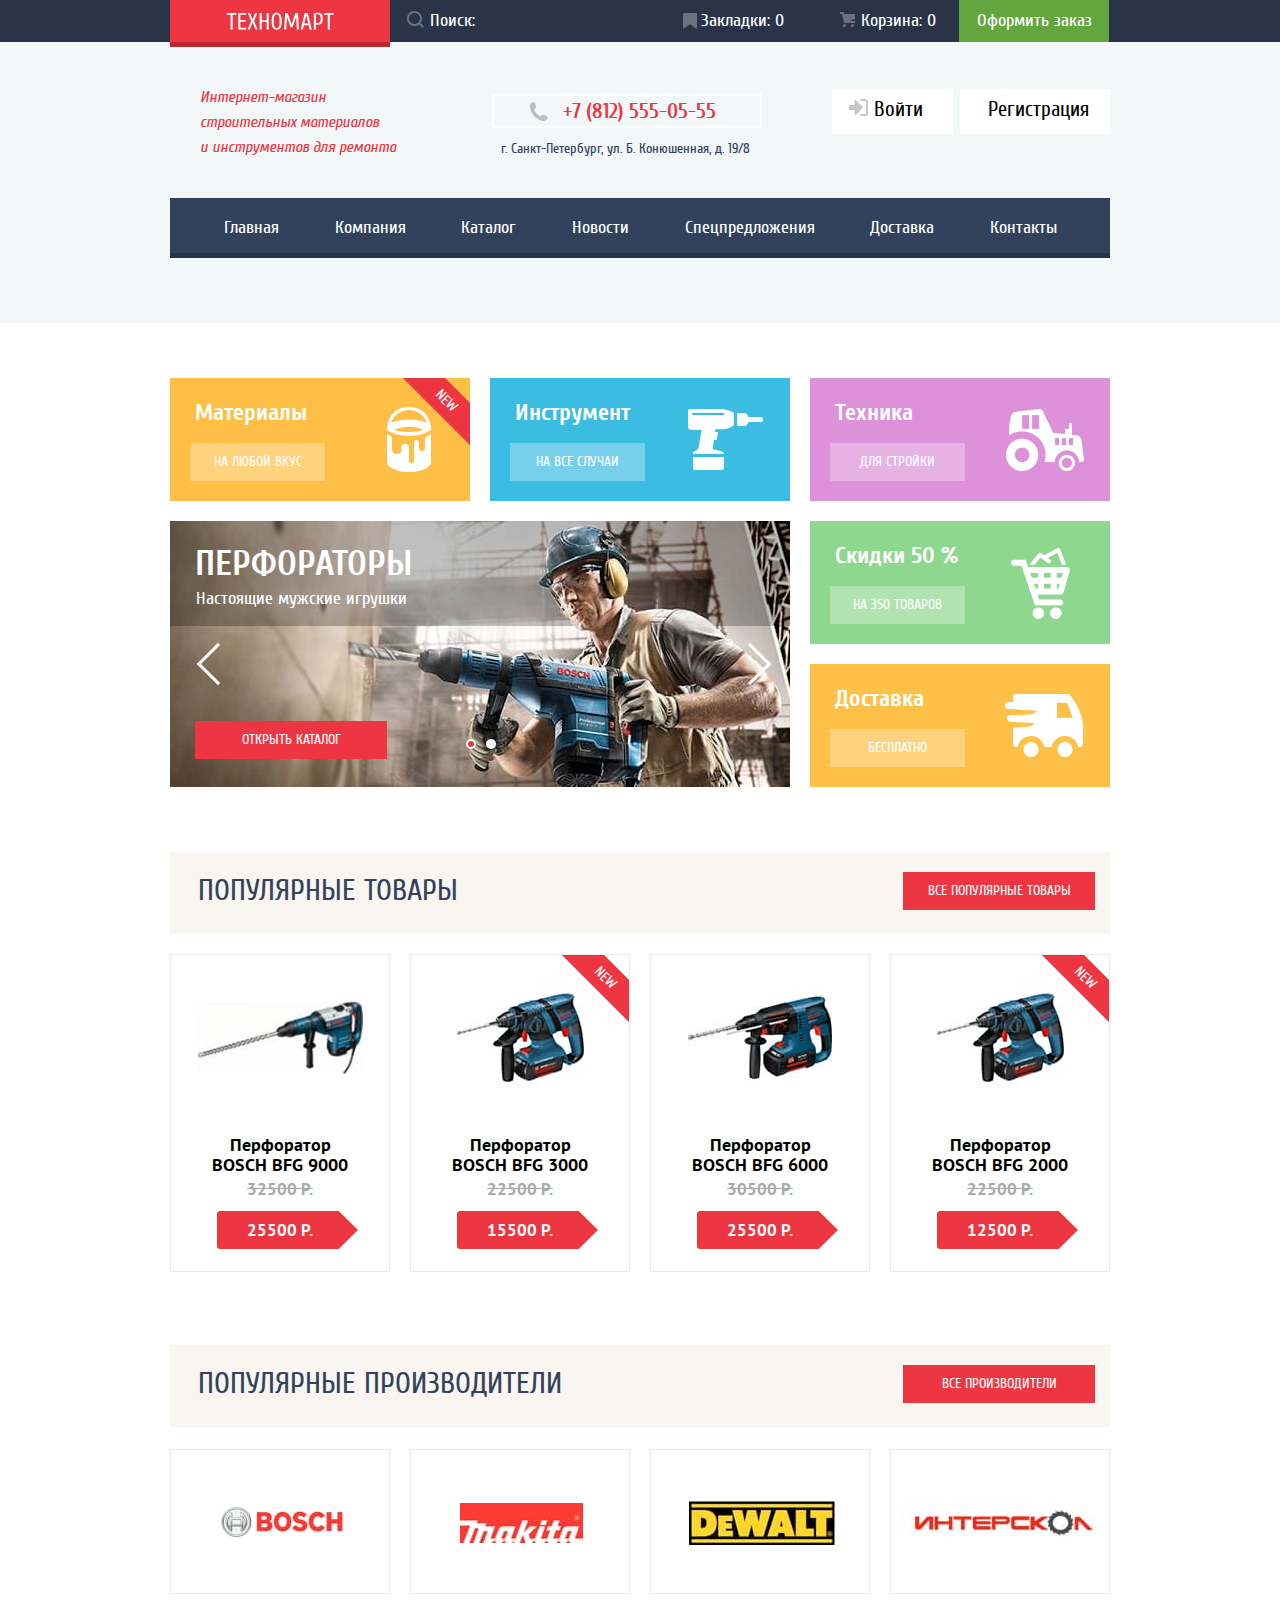
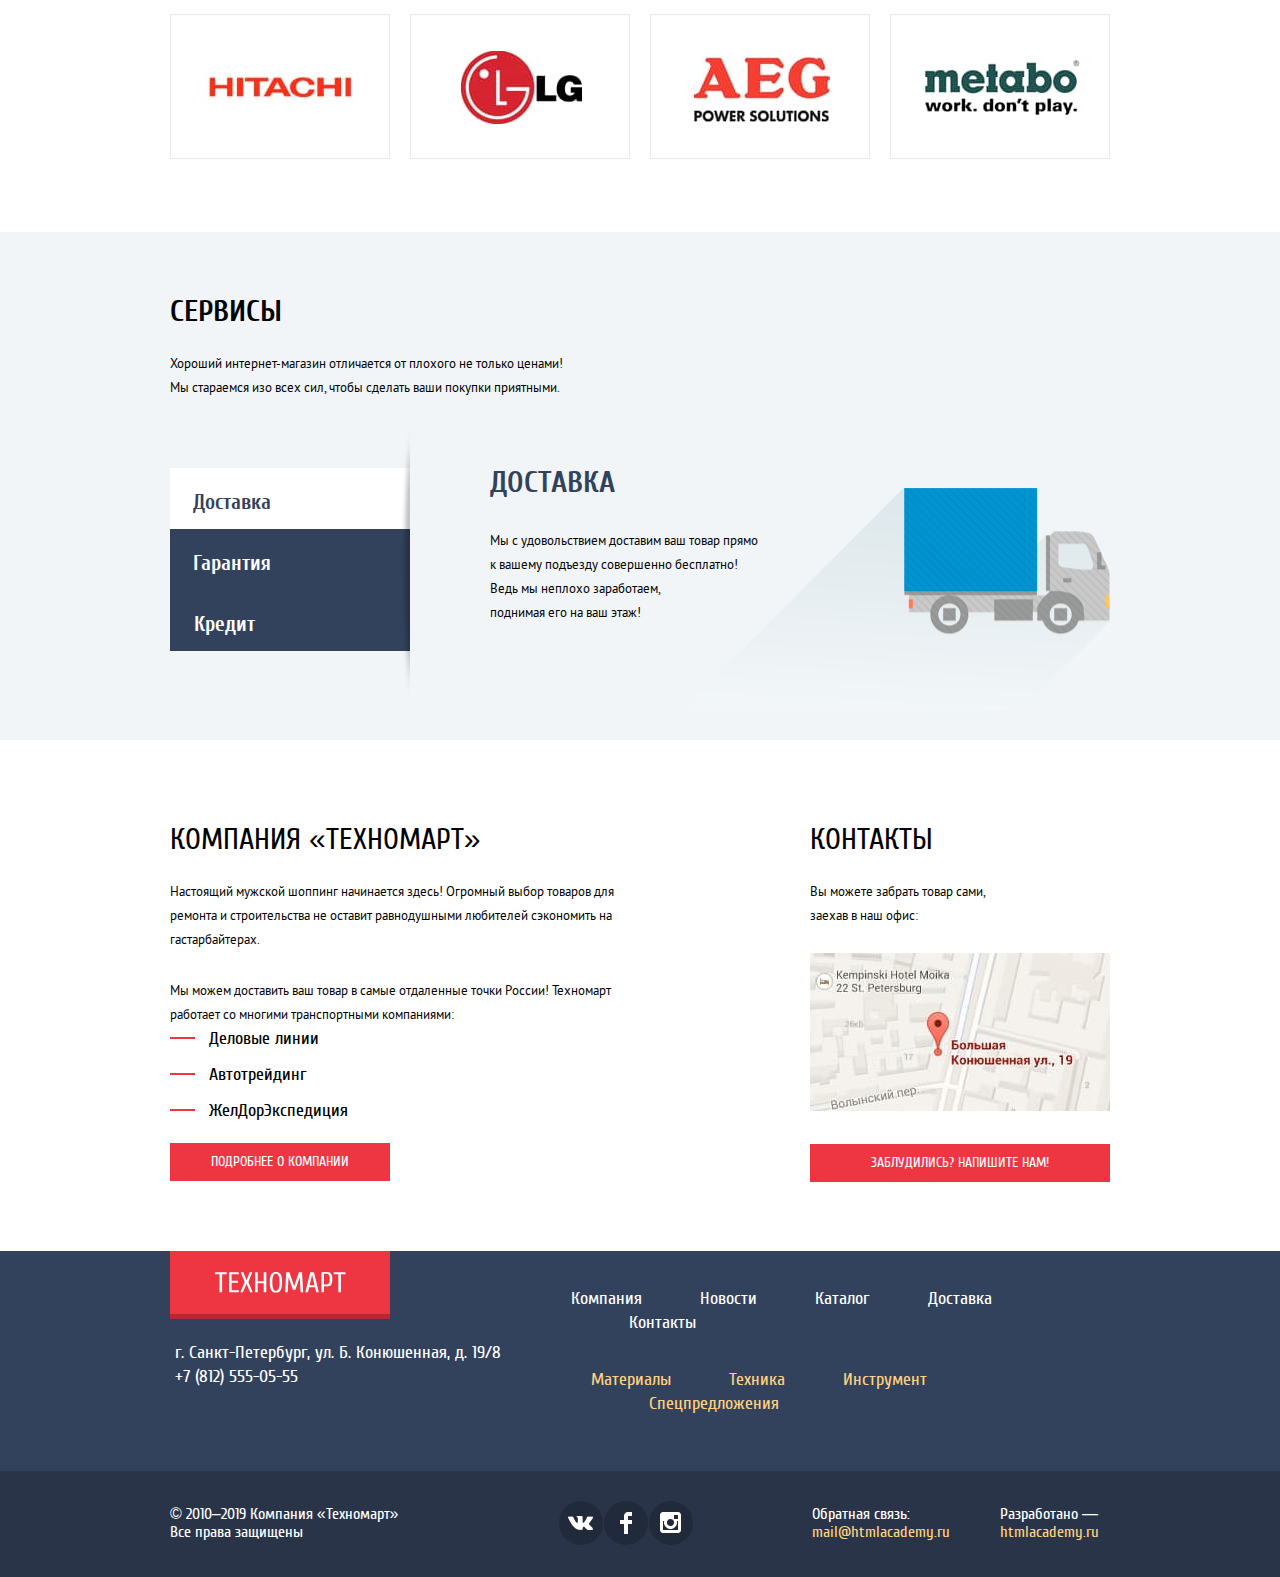
<file: index.html>
<!DOCTYPE html>
<html class="page" lang="ru">
  <head>
    <meta charset="utf-8">
    <title>HTML Academy: Техномарт</title>
    <link rel="icon" href="favicon.ico">
    <link rel="icon" href="img/icons/favicon.svg" type="image/svg+xml">
    <link rel="apple-touch-icon" href="img/icons/favicon-180.png">
    <link rel="stylesheet" href="css/normalize.css">
    <link rel="stylesheet" href="css/style.min.css">
  </head>
  <body class="page-body">
    <header class="main-header">
      <div class="main-header__top-wrapper">
        <div class="main-header__top container">
          <a class="site-logo" aria-label="на главную страницу"></a>
          <form class="main-header__search-form" action="#" method="POST">
            <input class="main-header__search" id="header-search-input" type="search" placeholder="Поиск:">
            <label for="header-search-input" aria-label="поиск по сайту">
              <svg width="17" height="17" viewBox="0 0 17 17" xmlns="http://www.w3.org/2000/svg">
                <path fill-rule="evenodd" clip-rule="evenodd" d="M13.458 12.044L17 15.586L15.586 17L12.044 13.458C10.782 14.421 9.21 15 7.5 15C3.35786 15 0 11.6421 0 7.5C0 3.35786 3.35786 0 7.5 0C11.6421 0 15 3.35786 15 7.5C15.0001 9.14309 14.4581 10.7403 13.458 12.044ZM7.5 2C4.467 2 2 4.467 2 7.5C2.00331 10.5362 4.4638 12.9967 7.5 13C10.532 13 13 10.532 13 7.5C13 4.467 10.532 2 7.5 2Z"/>
                </svg>
            </label>
          </form>
          <a class="main-header__bookmarks" href="#">Закладки:&nbsp;<span>0</span></a>
          <a class="main-header__cart" href="#">Корзина:&nbsp;<span>0</span></a>
          <a class="main-header__order" href="#">Оформить заказ</a>
        </div>
      </div>
      <div class="main-header__inner container">
        <div class="main-header__desc">
          <h2 class="visually-hidden">Краткое описание</h2>
          <p>Интернет-магазин строительных материалов<br> и инструментов для ремонта</p>
        </div>
        <div class="main-header__address">
          <h2 class="visually-hidden">Наш адрес</h2>
          <a class="phone-link" href="tel:78125550555" aria-label="наш телефон">+7&nbsp;(812)&nbsp;555-05-55</a>
          <p>г.&nbsp;Санкт-Петербург,&nbsp;ул.&nbsp;Б.&nbsp;Конюшенная,&nbsp;д.&nbsp;19/8</p>
        </div>
        <div class="main-header__auth">
          <h2 class="visually-hidden">Личный кабинет</h2>
          <a class="main-header__login-btn" href="blank.html">
            <svg width="20" height="17" viewBox="0 0 20 17" xmlns="http://www.w3.org/2000/svg">
              <path d="M14.1667 8.5L5.71429 0V6H0V11H5.71429V17L14.1667 8.5Z"/>
              <path d="M16.1771 15.01H11.3895V17H16.1771C18.2514 17 19.0381 15.19 19.0619 13.974V3.028C19.0381 1.811 18.2514 0 16.1771 0H11.3895V1.99H16.1771C16.9762 1.99 17.1219 2.671 17.1391 3.047V13.951C17.1229 14.327 16.9762 15.01 16.1771 15.01Z"/>
            </svg>
            Войти
          </a>
          <a class="main-header__register-btn" href="blank.html">Регистрация</a>
        </div>
        <nav class="main-header__nav">
          <ul class="main-header__nav-list">
            <li><a class="nav-link">Главная</a></li>
            <li><a class="nav-link" href="blank.html">Компания</a></li>
            <li><a class="nav-link" href="catalog.html">Каталог</a></li>
            <li><a class="nav-link" href="blank.html">Новости</a></li>
            <li><a class="nav-link" href="blank.html">Спецпредложения</a></li>
            <li><a class="nav-link" href="blank.html">Доставка</a></li>
            <li><a class="nav-link" href="blank.html">Контакты</a></li>
          </ul>
        </nav>
      </div>
    </header>
    <main>
      <h1 class="visually-hidden">Интернет-магазин "ТЕХНОМАРТ"</h1>
      <section class="features container">
        <h2 class="visually-hidden">Наши преимущества</h2>
        <div class="features-list">
          <div class="features-list__item catalog-product-card--new">
            <p>Материалы</p>
            <a class="site-link features-link" href="#">на любой вкус</a>
          </div>
          <div class="features-list__item">
            <p>Инструмент</p>
            <a class="site-link features-link" href="#">на все случаи</a>
          </div>
          <div class="features-list__item">
            <p>Техника</p>
            <a class="site-link features-link" href="#">для стройки</a>
          </div>
          <div class="features-list__item">
            <p>Скидки&nbsp;50&nbsp;&#37;</p>
            <a class="site-link features-link" href="#">на 350 товаров</a>
          </div>
          <div class="features-list__item">
            <p>Доставка</p>
            <a class="site-link features-link" href="#">бесплатно</a>
          </div>
        <div class="promo-slider promo-slider__slide-1">
          <ul class="promo-slider__list">
            <li class="promo-slider__list-item promo-slider__list-item--active">
              <div class="promo-slider__heading">
                <p class="promo-slider__subtitle">перфораторы</p>
                <p class="promo-slider__slogan">Настоящие мужские игрушки</p>
              </div>
            </li>
            <li class="promo-slider__list-item">
              <div class="promo-slider__heading">
                <p class="promo-slider__subtitle">дрели</p>
                <p class="promo-slider__slogan">Соседям на радость!</p>
              </div>
            </li>
          </ul>
          <div class="promo-slider__nav">
            <button class="promo-slider__prev-btn" type="button" data-id="prev" aria-label="предыдущий слайд"></button>
            <button class="promo-slider__next-btn" type="button" data-id="next" aria-label="следующий слайд"></button>
          </div>
          <a class="site-link" href="catalog.html">открыть каталог</a>
          <div class="promo-slider__controls">
            <button class="promo-slider__controls--active" type="button" data-id="1" aria-label="первый слайд"></button>
            <button type="button" data-id="2" aria-label="второй слайд"></button>
          </div>
        </div>
        </div>
      </section>
      <section class="popular-goods container">
        <div class="populars-heading">
          <h2 class="heading">Популярные товары</h2>
          <a class="site-link" href="blank.html">все популярные товары</a>
        </div>
          <ul class="popular-goods-list">
            <li class="catalog-product-card">
              <div class="catalog-product-card__popup">
                <a class="catalog-product-card__buy-btn" href="#"><span>купить</span></a>
                <a class="catalog-product-card__bookmark-btn" href="#">в закладки</a>
              </div>
                <img src="img/catalog/bosch_bfg_9000.jpg" width="184" height="164" alt="BOSCH BFG 9000">
                <h3>Перфоратор BOSCH BFG 9000</h3>
                <p>32500&nbsp;P.</p>
                <a class="catalog-link" href="blank.html" aria-label="на страницу BOSCH BFG 9000">25500&nbsp;P.</a>
            </li>
            <li class="catalog-product-card catalog-product-card--new">
              <div class="catalog-product-card__popup">
                <a class="catalog-product-card__buy-btn" href="#"><span>купить</span></a>
                <a class="catalog-product-card__bookmark-btn" href="#">в закладки</a>
              </div>
              <img src="img/catalog/bosch_bfg_3000.jpg" width="127" height="112" alt="BOSCH BFG 3000">
                <h3>Перфоратор BOSCH BFG 3000</h3>
                <p>22500&nbsp;P.</p>
                <a class="catalog-link" href="blank.html" aria-label="на страницу BOSCH BFG 3000">15500&nbsp;P.</a>
            </li>
            <li class="catalog-product-card">
              <div class="catalog-product-card__popup">
                <a class="catalog-product-card__buy-btn" href="#"><span>купить</span></a>
                <a class="catalog-product-card__bookmark-btn" href="#">в закладки</a>
              </div>
              <img src="img/catalog/bosch_bfg_6000.jpg" width="144" height="128" alt="BOSCH BFG 6000">
                <h3>Перфоратор BOSCH BFG 6000</h3>
                <p>30500&nbsp;P.</p>
                <a class="catalog-link" href="blank.html" aria-label="на страницу BOSCH BFG 6000">25500&nbsp;P.</a>
            <li class="catalog-product-card catalog-product-card--new">
              <div class="catalog-product-card__popup">
                <a class="catalog-product-card__buy-btn" href="#"><span>купить</span></a>
                <a class="catalog-product-card__bookmark-btn" href="#">в закладки</a>
              </div>
              <img src="img/catalog/bosch_bfg_2000.jpg" width="127" height="112" alt="BOSCH BFG 2000">
                <h3>Перфоратор BOSCH BFG 2000</h3>
                <p>22500&nbsp;P.</p>
                <a class="catalog-link" href="blank.html" aria-label="на страницу BOSCH BFG 2000">12500&nbsp;P.</a>
            </li>
          </ul>
      </section>
      <section class="popular-vendors container">
        <div class="populars-heading">
          <h2 class="heading">популярные производители</h2>
          <a class="site-link" href="blank.html">все производители</a>
        </div>
        <ul class="popular-vendors-list">
          <li class="popular-vendors-list__item">
            <a href="blank.html" aria-label="подробнее о Bosch">
              <img src="img/vendors/bosch.jpg" width="126" height="37" alt="логотип Bosch">
            </a>
          </li>
          <li class="popular-vendors-list__item">
            <a href="blank.html" aria-label="подробнее о Makita">
              <img src="img/vendors/makita.jpg" width="123" height="40" alt="логотип Makita">
            </a>
          </li>
          <li class="popular-vendors-list__item">
            <a href="blank.html" aria-label="подробнее о DeWalt">
              <img src="img/vendors/dewalt.jpg" width="146" height="44" alt="логотип DeWalt">
            </a>
          </li>
          <li class="popular-vendors-list__item">
            <a href="blank.html" aria-label="подробнее о Интерскол">
              <img src="img/vendors/interskol.jpg" width="200" height="76" alt="логотип ИНТЕРСКОЛ">
            </a>
          </li>
          <li class="popular-vendors-list__item">
            <a href="blank.html" aria-label="подробнее о Hitachi">
              <img src="img/vendors/hitachi.jpg" width="169" height="31" alt="логотип Hitachi">
            </a>
          </li>
          <li class="popular-vendors-list__item">
            <a href="blank.html" aria-label="подробнее о LG">
              <img src="img/vendors/lg.jpg" width="121" height="73" alt="логотип LG">
            </a>
          </li>
          <li class="popular-vendors-list__item">
            <a href="blank.html" aria-label="подробнее о AEG">
              <img src="img/vendors/aeg.jpg" width="151" height="96" alt="логотип AEG">
            </a>
          </li>
          <li class="popular-vendors-list__item">
            <a href="blank.html" aria-label="подробнее о Metabo">
              <img src="img/vendors/metabo.jpg" width="204" height="69" alt="логотип Metabo">
            </a>
          </li>
        </ul>
      </section>
      <section class="services">
        <div class="services-wrapper container">
          <div class="services-heading-wrapper">
            <h2 class="heading">сервисы</h2>
            <p>Хороший интернет-магазин отличается от плохого не только ценами!<br>
              Мы стараемся изо всех сил, чтобы сделать ваши покупки приятными.
            </p>
          </div>
          <div class="services-desc-wrapper">
            <ul class="services-list">
              <li class="services-list__item services-list__item--active">
                <button type="button" data-id="delivery">Доставка</button>
              </li>
              <li class="services-list__item">
                <button type="button" data-id="warranty">Гарантия</button>
              </li>
              <li class="services-list__item">
                <button type="button" data-id="credit">Кредит</button>
              </li>
            </ul>
            <ul class="services-desc-list">
              <li class="services-desc-list__item services-desc-list__item--delivery services-desc-list__item--active" data-id="delivery">
                <h3 class="heading">доставка</h3>
                <p>Мы с удовольствием доставим ваш товар прямо
                  к вашему подъезду совершенно бесплатно!<br>
                  Ведь мы неплохо заработаем,<br>
                  поднимая его на ваш этаж!</p>
              </li>
              <li class="services-desc-list__item services-desc-list__item--warranty" data-id="warranty">
                <h3 class="heading">гарантия</h3>
                <p>Если купленный у нас товар поломается или заискрит,
                  а также в случае пожара, спровоцированного его
                  возгоранием,  вы всегда можете быть уверены в нашей
                  гарантии. Мы обменяем сгоревший товар на новый.
                  Дом уж восстановите как-нибудь сами.
                </p>
              </li>
              <li class="services-desc-list__item services-desc-list__item--credit" data-id="credit">
                <h3 class="heading">кредит</h3>
                <p>Залезть в долговую яму стало проще!
                  Кредитные консультанты придут вам на помощь.
                </p>
                <a href="blank.html" class="site-link">отправить заявку</a>
              </li>
            </ul>
          </div>
        </div>
      </section>
      <div class="contacts-wrapper container">
        <section class="about-us">
          <h2 class="visually-hidden">О нас</h2>
          <p class="heading">компания &#171;техномарт&#187;</p>
          <p class="about-us__promo">Настоящий мужской шоппинг начинается здесь! Огромный выбор товаров для
            ремонта и строительства не оставит равнодушными любителей сэкономить на
            гастарбайтерах.
          </p>
          <p class="about-us__desc">Мы можем доставить ваш товар в самые отдаленные точки России!
            Техномарт работает со многими транспортными компаниями:
          </p>
          <ul class="about-us__transport-companies-list">
            <li>Деловые линии</li>
            <li>Автотрейдинг</li>
            <li>ЖелДорЭкспедиция</li>
          </ul>
          <a class="site-link" href="blank.html">подробнее о компании</a>
        </section>
        <section class="contacts">
          <h2 class="visually-hidden">Контакты</h2>
          <p class="heading">контакты</p>
          <p class="contacts__info">Вы можете забрать товар сами,<br>
            заехав в наш офис:
          </p>
          <a class="contacts__map-link" href="#" aria-label="на координаты на Google Maps">
            <img src="img/misc/map.jpg" width="300" height="158" alt="Адрес офиса: Санкт-Петербург, Б.Конюшенная 19/8">
          </a>
          <a class="site-link" href="mailto:mail@htmlacademy.ru">заблудились? напишите нам!</a>
        </section>
      </div>
    </main>
    <footer class="main-footer">
      <div class="main-footer__top">
        <div class="main-footer__top-wrapper container">
          <div class="main-footer__address">
            <h2 class="visually-hidden">Наш адрес</h2>
            <a class="site-logo" href="#" aria-label="на главную страницу"></a>
            <p>г.&nbsp;Санкт-Петербург, ул.&nbsp;Б.&nbsp;Конюшенная, д.&nbsp;19/8<br>
              <a class="phone-link" href="tel:78125550555" aria-label="наш телефон">+7&nbsp;(812)&nbsp;555-05-55</a>
            </p>
          </div>
          <nav class="main-footer__nav">
            <h2 class="visually-hidden">Карта сайта</h2>
            <ul class="main-footer__nav-list">
              <li><a class="nav-link" href="blank.html">Компания</a></li>
              <li><a class="nav-link" href="blank.html">Новости</a></li>
              <li><a class="nav-link" href="catalog.html">Каталог</a></li>
              <li><a class="nav-link" href="blank.html">Доставка</a></li>
              <li><a class="nav-link" href="blank.html">Контакты</a></li>
            </ul>
            <ul class="main-footer__nav-list">
              <li><a class="nav-link" href="blank.html">Материалы</a></li>
              <li><a class="nav-link" href="blank.html">Техника</a></li>
              <li><a class="nav-link" href="blank.html">Инструмент</a></li>
              <li><a class="nav-link" href="blank.html">Спецпредложения</a></li>
            </ul>
          </nav>
        </div>
      </div>
      <div class="main-footer__bottom">
        <div class="main-footer__bottom-wrapper container">
          <div class="main-footer__copyright">
            <p>&copy;&nbsp;2010&ndash;2019 Компания &laquo;Техномарт&raquo;</p>
            <p>Все права защищены</p>
          </div>
          <div class="main-footer__social-links">
            <h2 class="visually-hidden">Мы в Интернете</h2>
            <a class="social-link-vk" href="#" aria-label="мы вконтакте"></a>
            <a class="social-link-fb" href="#" aria-label="мы в facebook"></a>
            <a class="social-link-insta" href="#" aria-label="мы в instagram"></a>
          </div>
          <div class="main-footer__support-contacts">
            <p>Обратная связь:
              <a class="host-mail" href="mailto:mail@htmlacademy.ru" aria-label="электронная почта">mail@htmlacademy.ru</a>
            </p>
            <p>Разработано &mdash;
              <a class="dev-site" href="https://htmlacademy.ru/intensive/htmlcss" aria-label="сайт разработчика">htmlacademy.ru</a>
            </p>
          </div>
        </div>
      </div>
    </footer>

    <section class="modal modal-feedback">
      <h2 class="visually-hidden">Форма обратной связи</h2>
      <button class="modal-close-btn" type="button" aria-label="закрыть форму"></button>
      <form class="modal-feedback__form" action="https://echo.htmlacademy.ru" method="POST">
        <div class="modal-feedback__form-wrapper">
          <div class="modal-feedback__user_wrapper">
            <div class="modal-feedback__user-name-wrapper">
              <label for="modal-feedback__user-name">Ваше имя:</label>
              <input type="text" id="modal-feedback__user-name" name="user-name" placeholder="Имя Фамилия">
            </div>
            <div class="modal-feedback__user-mail-wrapper">
              <label for="modal-feedback__user-mail">Ваш e-mail:</label>
              <input type="email" id="modal-feedback__user-mail" name="user-email" placeholder="email@example.com">
            </div>
          </div>
          <div class="modal-feedback__message-wrapper">
            <label for="modal-feedback__message">Текст письма:</label>
            <textarea id="modal-feedback__message" name="user-message" cols="30" rows="10" placeholder="В свободной форме"></textarea>
          </div>
        </div>
        <div class="modal-controls-wrapper">
          <div class="modal-feedback__form-wrapper">
            <button class="modal-button" type="submit">отправить</button>
          </div>
        </div>
      </form>
    </section>

    <section class="modal modal-map">
      <h2 class="visually-hidden">мы на карте города</h2>
      <button class="modal-close-btn" type="button" aria-label="закрыть форму"></button>
      <iframe src="https://www.google.com/maps/embed?pb=!1m14!1m8!1m3!1d499.6520979603391!2d30.32327355270952!3d59.93864008099791!3m2!1i1024!2i768!4f13.1!3m3!1m2!1s0x4696310fca145cc1%3A0x42b32648d8238007!2sBolshaya%20Konyushennaya%20St%2C%2019%2F8%2C%20Sankt-Peterburg%2C%20191186!5e0!3m2!1sen!2sru!4v1613597664947!5m2!1sen!2sru" width="943" height="449" allowfullscreen="" aria-hidden="false" tabindex="0" title="Офис компании по адресу ул. Большая Конюшенная 19/8, Санкт-Петербург"></iframe>
    </section>

    <section class="modal modal-in-cart">
      <h2 class="visually-hidden">Товар в корзине</h2>
      <button class="modal-close-btn" type="button" aria-label="закрыть форму"></button>
      <div class="modal-in-cart__message">
        <img src="img/icons/success.png" width="66" height="66" alt="товар добавлен">
        <p>Товар добавлен в корзину!</p>
      </div>
      <div class="modal-controls-wrapper">
        <div class="modal-feedback__form-wrapper">
          <button class="modal-button" type="button">оформить заказ</button>
          <button class="modal-button" type="button">продолжить покупки</button>
        </div>
      </div>
    </section>

    <script src="js/main-page/main.min.js"></script>
  </body>
</html>
</file>
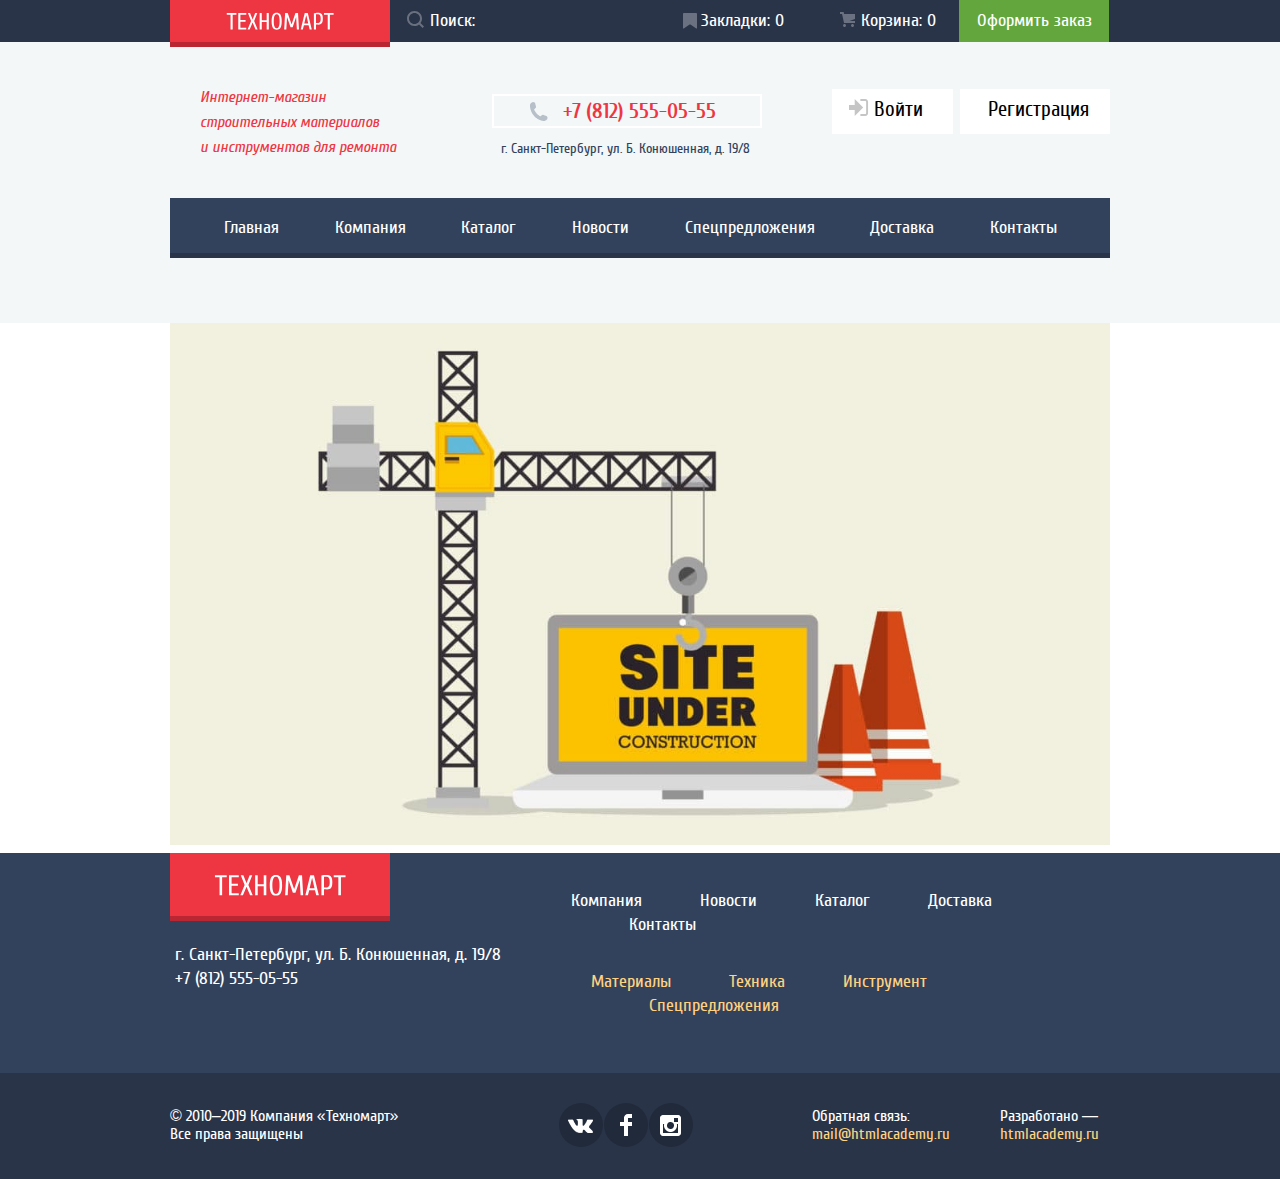
<file: blank.html>
<!DOCTYPE html>
<html class="page" lang="ru">
  <head>
    <meta charset="UTF-8">
    <meta name="viewport" content="width=device-width, initial-scale=1.0">
    <title>Заглушка</title>
    <link rel="icon" href="favicon.ico">
    <link rel="icon" href="img/icons/favicon.svg" type="image/svg+xml">
    <link rel="apple-touch-icon" href="img/icons/favicon-180.png">
    <link rel="stylesheet" href="css/normalize.css">
    <link rel="stylesheet" href="css/style.min.css">
  </head>
  <body class="page-body">
    <header class="main-header">
      <div class="main-header__top-wrapper">
        <div class="main-header__top container">
          <a class="site-logo" href="index.html" aria-label="на главную страницу"></a>
          <form class="main-header__search-form" action="#" method="POST">
            <input class="main-header__search" id="header-search-input" type="search" placeholder="Поиск:">
            <label for="header-search-input" aria-label="поиск по сайту">
              <svg width="17" height="17" viewBox="0 0 17 17" xmlns="http://www.w3.org/2000/svg">
                <path fill-rule="evenodd" clip-rule="evenodd" d="M13.458 12.044L17 15.586L15.586 17L12.044 13.458C10.782 14.421 9.21 15 7.5 15C3.35786 15 0 11.6421 0 7.5C0 3.35786 3.35786 0 7.5 0C11.6421 0 15 3.35786 15 7.5C15.0001 9.14309 14.4581 10.7403 13.458 12.044ZM7.5 2C4.467 2 2 4.467 2 7.5C2.00331 10.5362 4.4638 12.9967 7.5 13C10.532 13 13 10.532 13 7.5C13 4.467 10.532 2 7.5 2Z"/>
                </svg>
            </label>
          </form>
          <a class="main-header__bookmarks" href="#">Закладки:&nbsp;<span>0</span></a>
          <a class="main-header__cart" href="#">Корзина:&nbsp;<span>0</span></a>
          <a class="main-header__order" href="#">Оформить заказ</a>
        </div>
      </div>
      <div class="main-header__inner container">
        <div class="main-header__desc">
          <h2 class="visually-hidden">Краткое описание</h2>
          <p>Интернет-магазин строительных материалов<br> и инструментов для ремонта</p>
        </div>
        <div class="main-header__address">
          <h2 class="visually-hidden">Наш адрес</h2>
          <a class="phone-link" href="tel:78125550555" aria-label="наш телефон">+7&nbsp;(812)&nbsp;555-05-55</a>
          <p>г.&nbsp;Санкт-Петербург,&nbsp;ул.&nbsp;Б.&nbsp;Конюшенная,&nbsp;д.&nbsp;19/8</p>
        </div>
        <div class="main-header__auth">
          <h2 class="visually-hidden">Личный кабинет</h2>
          <a class="main-header__login-btn" href="blank.html">
            <svg width="20" height="17" viewBox="0 0 20 17" xmlns="http://www.w3.org/2000/svg">
              <path d="M14.1667 8.5L5.71429 0V6H0V11H5.71429V17L14.1667 8.5Z"/>
              <path d="M16.1771 15.01H11.3895V17H16.1771C18.2514 17 19.0381 15.19 19.0619 13.974V3.028C19.0381 1.811 18.2514 0 16.1771 0H11.3895V1.99H16.1771C16.9762 1.99 17.1219 2.671 17.1391 3.047V13.951C17.1229 14.327 16.9762 15.01 16.1771 15.01Z"/>
            </svg>
            Войти
          </a>
          <a class="main-header__register-btn">Регистрация</a>
        </div>
        <nav class="main-header__nav">
          <ul class="main-header__nav-list">
            <li><a class="nav-link" href="index.html">Главная</a></li>
            <li><a class="nav-link" href="blank.html">Компания</a></li>
            <li><a class="nav-link" href="catalog.html">Каталог</a></li>
            <li><a class="nav-link" href="blank.html">Новости</a></li>
            <li><a class="nav-link" href="blank.html">Спецпредложения</a></li>
            <li><a class="nav-link" href="blank.html">Доставка</a></li>
            <li><a class="nav-link" href="blank.html">Контакты</a></li>
          </ul>
        </nav>
      </div>
    </header>
    <main class="container">
      <img src="img/misc/blank-page.jpg" width="960" height="650" alt="site under construction">
    </main>
    <footer class="main-footer">
      <div class="main-footer__top">
        <div class="main-footer__top-wrapper container">
          <div class="main-footer__address">
            <h2 class="visually-hidden">Наш адрес</h2>
            <a class="site-logo" href="index.html" aria-label="на главную страницу"></a>
            <p>г.&nbsp;Санкт-Петербург, ул.&nbsp;Б.&nbsp;Конюшенная,&nbsp;д.&nbsp;19/8<br>
              <a class="phone-link" href="tel:78125550555">+7&nbsp;(812)&nbsp;555-05-55</a>
            </p>
          </div>
          <nav class="main-footer__nav">
            <h2 class="visually-hidden">Карта сайта</h2>
            <ul class="main-footer__nav-list">
              <li><a class="nav-link" href="blank.html">Компания</a></li>
              <li><a class="nav-link" href="blank.html">Новости</a></li>
              <li><a class="nav-link" href="catalog.html">Каталог</a></li>
              <li><a class="nav-link" href="blank.html">Доставка</a></li>
              <li><a class="nav-link" href="blank.html">Контакты</a></li>
            </ul>
            <ul class="main-footer__nav-list">
              <li><a class="nav-link" href="blank.html">Материалы</a></li>
              <li><a class="nav-link" href="blank.html">Техника</a></li>
              <li><a class="nav-link" href="blank.html">Инструмент</a></li>
              <li><a class="nav-link" href="blank.html">Спецпредложения</a></li>
            </ul>
          </nav>
        </div>
      </div>
      <div class="main-footer__bottom">
        <div class="main-footer__bottom-wrapper container">
          <div class="main-footer__copyright">
            <p>&copy;&nbsp;2010&ndash;2019 Компания &laquo;Техномарт&raquo;</p>
            <p>Все права защищены</p>
          </div>
          <div class="main-footer__social-links">
            <h2 class="visually-hidden">Мы в Интернете</h2>
            <a class="social-link-vk" href="#"></a>
            <a class="social-link-fb" href="#"></a>
            <a class="social-link-insta" href="#"></a>
          </div>
          <div class="main-footer__support-contacts">
            <p>Обратная связь:
              <a class="host-mail" href="mailto:mail@htmlacademy.ru">mail@htmlacademy.ru</a>
            </p>
            <p>Разработано &mdash;
              <a class="dev-site" href="https://htmlacademy.ru/intensive/htmlcss">htmlacademy.ru</a>
            </p>
          </div>
        </div>
      </div>
    </footer>
  </body>
</html>
</file>
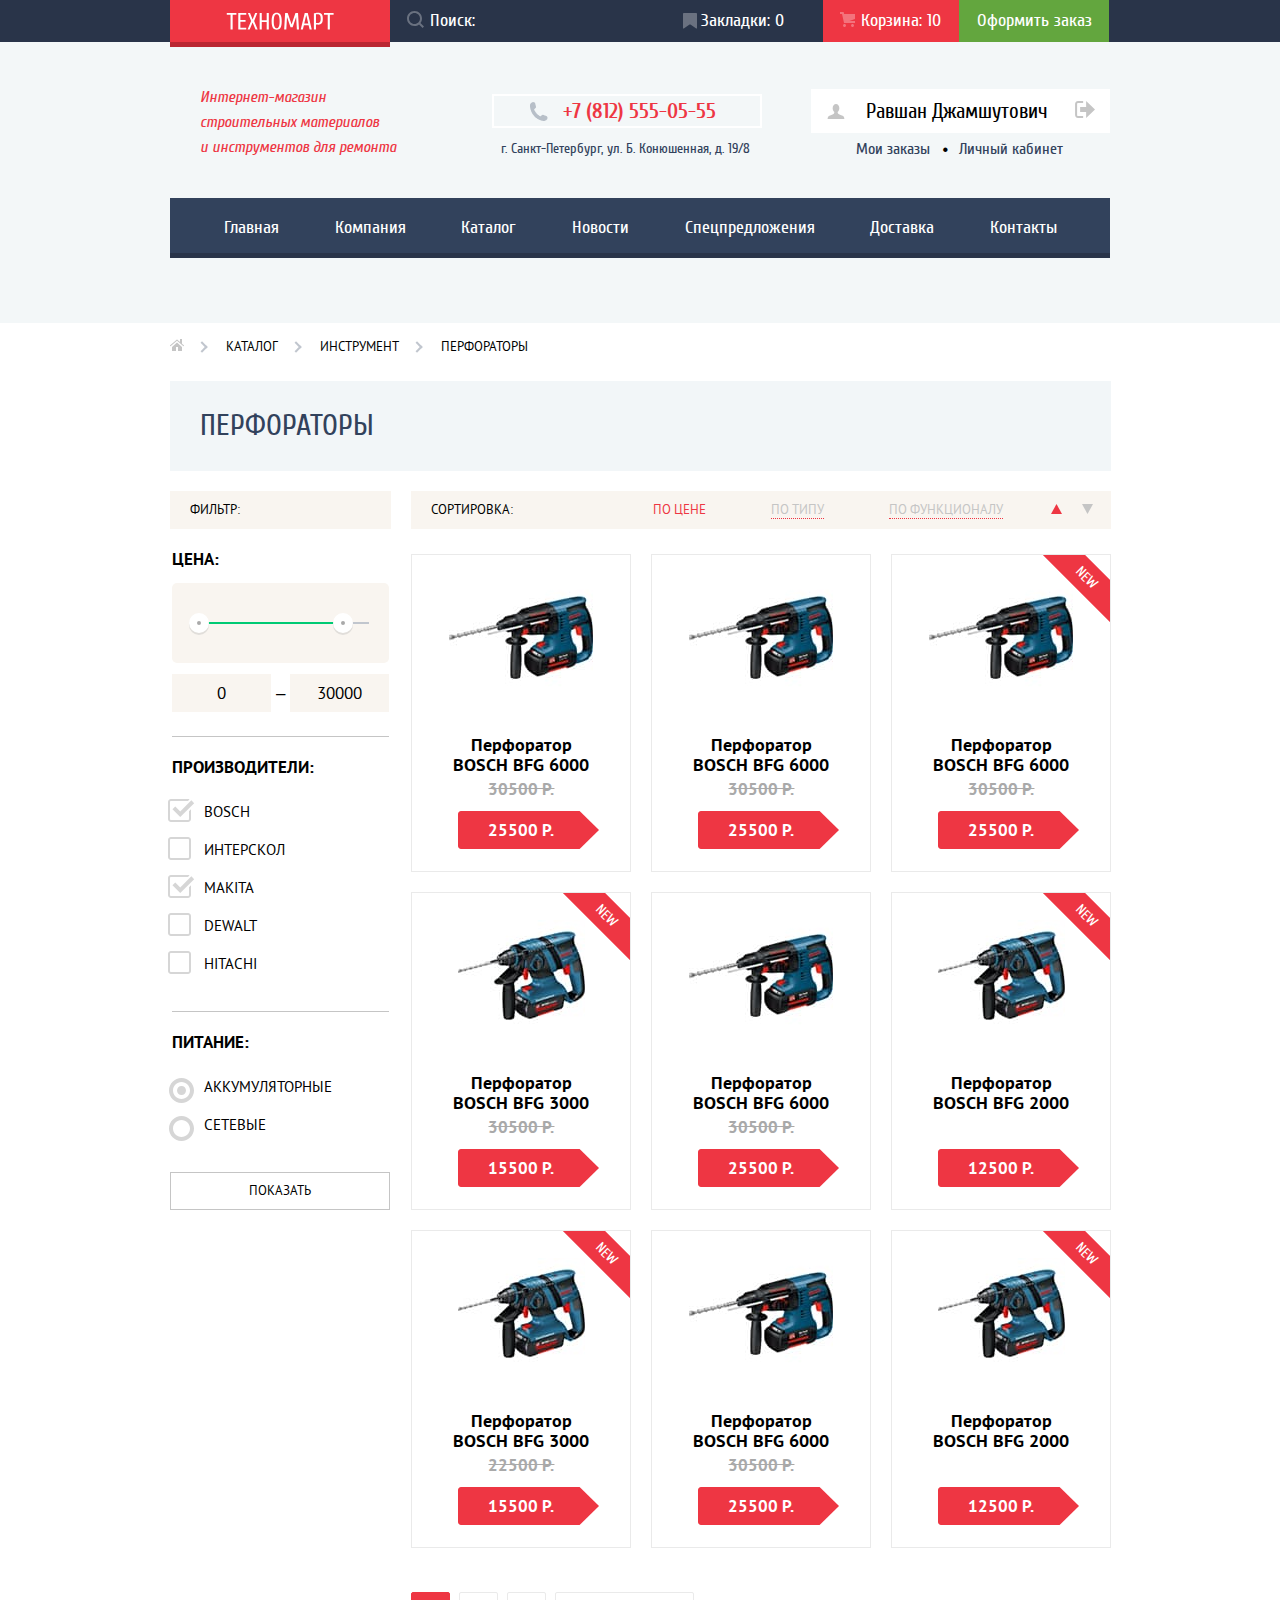
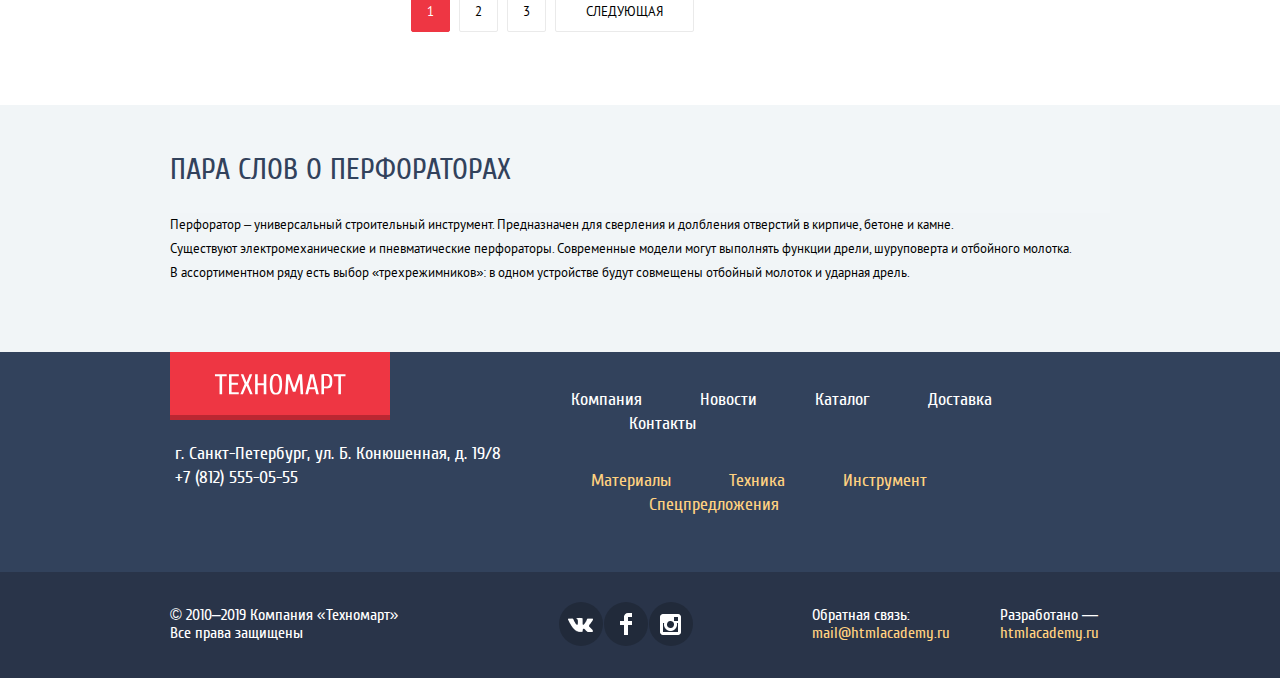
<file: catalog.html>
<!DOCTYPE html>
<html class="page" lang="ru">
  <head>
    <meta charset="UTF-8">
    <meta name="viewport" content="width=device-width, initial-scale=1.0">
    <title>Техномарт - Каталог</title>
    <link rel="icon" href="favicon.ico">
    <link rel="icon" href="img/icons/favicon.svg" type="image/svg+xml">
    <link rel="apple-touch-icon" href="img/icons/favicon-180.png">
    <link rel="stylesheet" href="css/normalize.css">
    <link rel="stylesheet" href="css/style.min.css">
  </head>
  <body class="page-body">
    <header class="main-header">
      <div class="main-header__top-wrapper">
        <div class="main-header__top container">
          <a class="site-logo" href="index.html" aria-label="на главную страницу"></a>
          <form class="main-header__search-form" action="#" method="POST">
            <input class="main-header__search" id="header-search-input" type="search" placeholder="Поиск:">
            <label for="header-search-input">
              <svg width="17" height="17" viewBox="0 0 17 17" xmlns="http://www.w3.org/2000/svg">
                <path fill-rule="evenodd" clip-rule="evenodd" d="M13.458 12.044L17 15.586L15.586 17L12.044 13.458C10.782 14.421 9.21 15 7.5 15C3.35786 15 0 11.6421 0 7.5C0 3.35786 3.35786 0 7.5 0C11.6421 0 15 3.35786 15 7.5C15.0001 9.14309 14.4581 10.7403 13.458 12.044ZM7.5 2C4.467 2 2 4.467 2 7.5C2.00331 10.5362 4.4638 12.9967 7.5 13C10.532 13 13 10.532 13 7.5C13 4.467 10.532 2 7.5 2Z"/>
                </svg>
            </label>
          </form>
          <a class="main-header__bookmarks" href="#">Закладки:&nbsp;<span>0</span></a>
          <a class="main-header__cart cart-full" href="#">Корзина:&nbsp;<span>10</span></a>
          <a class="main-header__order" href="#">Оформить заказ</a>
        </div>
      </div>
      <div class="main-header__inner container">
        <div class="main-header__desc">
          <h2 class="visually-hidden">Краткое описание</h2>
          <p>Интернет-магазин строительных материалов<br> и инструментов для ремонта</p>
        </div>
        <div class="main-header__address">
          <h2 class="visually-hidden">Наш адрес</h2>
          <a class="phone-link" href="tel:78125550555">+7&nbsp;(812)&nbsp;555-05-55</a>
          <p>г.&nbsp;Санкт-Петербург,&nbsp;ул.&nbsp;Б.&nbsp;Конюшенная,&nbsp;д.&nbsp;19/8</p>
        </div>
        <div class="main-header__auth">
          <h2 class="visually-hidden">Личный кабинет</h2>
          <div class="main-header__user-info">
            <a class="main-header__user-name" href="blank.html">
              <svg width="20" height="15" viewBox="0 0 20 18" xmlns="http://www.w3.org/2000/svg">
                <path d="M17.881 14.166C15.737 13.431 13.625 12.5 12.674 11.776C12.017 11.275 11.904 10.158 12.157 9.361C13.275 8.458 14.021 6.884 14.021 5.083C14.021 2.276 12.221 0 10 0C7.77902 0 5.97901 2.276 5.97901 5.083C5.97901 6.884 6.72501 8.457 7.84201 9.36C8.09501 10.158 7.98302 11.275 7.32502 11.776C6.37502 12.5 4.26201 13.43 2.11801 14.166C-0.0259852 14.902 1.48343e-05 18 1.48343e-05 18H20C20 18 20.025 14.901 17.881 14.166Z"/>
              </svg>
              <span>Равшан Джамшутович</span>
            </a>
            <a class="main-header__logout-link" href="blank.html">
              <svg width="20" height="17" viewBox="0 0 20 17" xmlns="http://www.w3.org/2000/svg">
                <path d="M20 8.5L11.125 0V6H5.125V11H11.125V17L20 8.5Z"/>
                <path d="M2.10604 13.952V3.048C2.12404 2.672 2.27704 1.991 3.11604 1.991H8.14304V0H3.11604C0.938036 0 0.112036 1.81 0.0870361 3.027V13.973C0.112036 15.189 0.938036 17 3.11604 17H8.14304V15.01H3.11604C2.27704 15.01 2.12404 14.327 2.10604 13.952Z"/>
              </svg>
            </a>
          </div>
          <div class="main-header__user-controls">
            <a class="main-header__orders-btn" href="blank.html">Мои заказы</a>
            <a class="main-header__profile-btn" href="blank.html">Личный кабинет</a>
          </div>
        </div>
        <nav class="main-header__nav">
          <ul class="main-header__nav-list">
            <li><a class="nav-link" href="index.html">Главная</a></li>
            <li><a class="nav-link" href="blank.html">Компания</a></li>
            <li><a class="nav-link">Каталог</a></li>
            <li><a class="nav-link" href="blank.html">Новости</a></li>
            <li><a class="nav-link" href="blank.html">Спецпредложения</a></li>
            <li><a class="nav-link" href="blank.html">Доставка</a></li>
            <li><a class="nav-link" href="blank.html">Контакты</a></li>
          </ul>
        </nav>
      </div>
    </header>
    <main>
      <section class="catalog">
        <div class="catalog-wrapper container">
          <h1 class="visually-hidden">Каталог товаров</h1>
          <ul class="catalog-breadcrumbs">
            <li>
              <a href="index.html">
                <svg width="14" height="12" viewBox="0 0 14 12" xmlns="http://www.w3.org/2000/svg">
                  <path d="M2 7.99999V12H6V7.99999H8V12H12V7.99999L7 3.51599L2 7.99999Z"/>
                  <path d="M13.831 6.365L12 4.751V0H9.99998V2.987L7.33198 0.635C7.31198 0.618 7.28898 0.612 7.26798 0.598C7.24294 0.579705 7.21614 0.56396 7.18798 0.551C7.15708 0.540195 7.12529 0.532163 7.09298 0.527C7.06198 0.521 7.03198 0.515 6.99998 0.515C6.96898 0.515 6.93898 0.521 6.90798 0.527C6.87551 0.531919 6.84366 0.5403 6.81298 0.552C6.78498 0.563 6.75998 0.581 6.73298 0.598C6.71198 0.612 6.68798 0.618 6.66898 0.635L0.170976 6.365C0.0162401 6.50291 -0.0375953 6.72187 0.0355474 6.9158C0.10869 7.10974 0.293707 7.23862 0.500976 7.24C0.622907 7.24035 0.740711 7.19586 0.831976 7.115L6.99998 1.677L13.169 7.115C13.3778 7.27913 13.6784 7.25178 13.8542 7.05265C14.0299 6.85352 14.0198 6.55183 13.831 6.365Z"/>
                </svg>
              </a>
            </li>
            <li><a>каталог</a></li>
            <li><a href="#">инструмент</a></li>
            <li><a href="#">перфораторы</a></li>
          </ul>
          <p class="section-subtitle">перфораторы</p>
          <section class="catalog-filters">
            <h2>фильтр:</h2>
            <form class="catalog-filters__form" action="https://echo.htmlacademy.ru" method="GET">
                <fieldset class="catalog-filters__price">
                  <legend>цена:</legend>
                  <div class="catalog-filters__price-wrapper">
                    <div class="catalog-filters__price-controls">
                      <div class="catalog-filters__price-scale">
                        <div class="catalog-filters__price-bar" style="width: 80%; margin-left: 0%"></div>
                      </div>
                      <div class="catalog-filters__price-toggle toggle-min" tabindex="0" style="left: 8%"></div>
                      <div class="catalog-filters__price-toggle toggle-max" tabindex="0" style="left: 74%"></div>
                    </div>
                    <div class="catalog-filters__price-limit">
                      <label class="visually-hidden" for="filter-price-limit-from">минимальная цена</label>
                      <input type="text" name="price-limit" id="filter-price-limit-from" value="0">
                      <span>&ndash;</span>
                      <label class="visually-hidden" for="filter-price-limit-to">максимальная цена</label>
                      <input type="text" name="price-limit" id="filter-price-limit-to" value="30000">
                    </div>
                  </div>
                </fieldset>
                <fieldset class="catalog-filters__vendors">
                  <legend>производители:</legend>
                   <ul class="catalog-filters__list">
                     <li>
                       <input class="filter-input-checkbox visually-hidden" type="checkbox" name="bosch" id="filter-bosch" checked>
                       <label for="filter-bosch">bosch</label>
                     </li>
                     <li>
                      <input class="filter-input-checkbox visually-hidden" type="checkbox" name="interskol" id="filter-interskol">
                      <label for="filter-interskol">интерскол</label>
                    </li>
                    <li>
                      <input class="filter-input-checkbox visually-hidden" type="checkbox" name="makita" id="filter-makita" checked>
                      <label for="filter-makita">makita</label>
                    </li>
                    <li>
                      <input class="filter-input-checkbox visually-hidden" type="checkbox" name="dewalt" id="filter-dewalt">
                      <label for="filter-dewalt">dewalt</label>
                    </li>
                    <li>
                      <input class="filter-input-checkbox visually-hidden" type="checkbox" name="hitachi" id="filter-hitachi">
                      <label for="filter-hitachi">hitachi</label>
                    </li>
                   </ul>
                </fieldset>
                <fieldset class="catalog-filters__power-supply">
                  <legend>питание:</legend>
                  <ul class="catalog-filters__list">
                    <li>
                      <input class="filter-input-radio visually-hidden" type="radio" name="power-supply-type" value="battery" id="filter-battery" checked>
                      <label for="filter-battery">аккумуляторные</label>
                    </li>
                    <li>
                      <input class="filter-input-radio visually-hidden" type="radio" name="power-supply-type" value="main-supply" id="filter-main-supply">
                      <label for="filter-main-supply">сетевые</label>
                    </li>
                  </ul>
                </fieldset>
                <button class="catalog-filters__submit-btn" type="submit">показать</button>
            </form>
          </section>
          <div class="catalog-goods-wrapper">
            <section class="catalog-sorting">
              <form action="#" method="get">
                <h2>сортировка:</h2>
                <div class="catalog-sorting__types-wrapper">
                  <div class="catalog-sorting__type">
                    <input class="visually-hidden" type="radio" name="sort-type" id="sort-by-price" checked>
                    <label for="sort-by-price">по цене</label>
                  </div>
                  <div class="catalog-sorting__type">
                    <input class="visually-hidden" type="radio" name="sort-type" id="sort-by-type">
                    <label for="sort-by-type">по типу</label>
                  </div>
                  <div class="catalog-sorting__type">
                    <input class="visually-hidden" type="radio" name="sort-type" id="sort-by-function">
                    <label for="sort-by-function">по функционалу</label>
                  </div>
                </div>
                <div class="catalog-sorting__direction">
                  <input class="visually-hidden" id="sort-direction-up" type="radio" name="sort-direction" checked>
                  <label for="sort-direction-up">
                    <svg width="11" height="10" viewBox="0 0 11 10" xmlns="http://www.w3.org/2000/svg">
                      <path d="M5.5 0L11 10L0 10"/>
                    </svg>
                  </label>
                  <input class="visually-hidden" id="sort-direction-down" type="radio" name="sort-direction">
                  <label for="sort-direction-down">
                    <svg width="11" height="10" viewBox="0 0 11 10" xmlns="http://www.w3.org/2000/svg">
                      <path d="M5.5 10L0 0H11"/>
                    </svg>
                  </label>
                </div>
              </form>
            </section>
            <section class="catalog-goods">
              <h2 class="visually-hidden">Список товаров</h2>
              <ul class="catalog-goods__list">
                <li class="catalog-product-card">
                  <div class="catalog-product-card__popup">
                    <a class="catalog-product-card__buy-btn" href="#"><span>купить</span></a>
                    <a class="catalog-product-card__bookmark-btn" href="#">в закладки</a>
                  </div>
                  <img src="img/catalog/bosch_bfg_6000.jpg" width="144" height="128" alt="BOSCH BFG 6000">
                  <h3>Перфоратор BOSCH BFG 6000</h3>
                  <p>30500&nbsp;P.</p>
                  <a class="catalog-link" href="blank.html" aria-label="на страницу BOSCH BFG 6000">25500&nbsp;P.</a>
                </li>
                <li class="catalog-product-card">
                  <div class="catalog-product-card__popup">
                    <a class="catalog-product-card__buy-btn" href="#"><span>купить</span></a>
                    <a class="catalog-product-card__bookmark-btn" href="#">в закладки</a>
                  </div>
                  <img src="img/catalog/bosch_bfg_6000.jpg" width="144" height="128" alt="BOSCH BFG 6000">
                  <h3>Перфоратор BOSCH BFG 6000</h3>
                  <p>30500&nbsp;P.</p>
                  <a class="catalog-link" href="blank.html" aria-label="на страницу BOSCH BFG 6000">25500&nbsp;P.</a>
                </li>
                <li class="catalog-product-card catalog-product-card--new">
                  <div class="catalog-product-card__popup">
                    <a class="catalog-product-card__buy-btn" href="#"><span>купить</span></a>
                    <a class="catalog-product-card__bookmark-btn" href="#">в закладки</a>
                  </div>
                  <img src="img/catalog/bosch_bfg_6000.jpg" width="144" height="128" alt="BOSCH BFG 6000">
                  <h3>Перфоратор BOSCH BFG 6000</h3>
                  <p>30500&nbsp;P.</p>
                  <a class="catalog-link" href="blank.html" aria-label="на страницу BOSCH BFG 6000">25500&nbsp;P.</a>
                </li>
                <li class="catalog-product-card catalog-product-card--new">
                  <div class="catalog-product-card__popup">
                    <a class="catalog-product-card__buy-btn" href="#"><span>купить</span></a>
                    <a class="catalog-product-card__bookmark-btn" href="#">в закладки</a>
                  </div>
                  <img src="img/catalog/bosch_bfg_3000.jpg" width="127" height="112" alt="BOSCH BFG 3000">
                  <h3>Перфоратор BOSCH BFG 3000</h3>
                  <p>30500&nbsp;P.</p>
                  <a class="catalog-link" href="blank.html" aria-label="на страницу BOSCH BFG 3000">15500&nbsp;P.</a>
                </li>
                <li class="catalog-product-card">
                  <div class="catalog-product-card__popup">
                    <a class="catalog-product-card__buy-btn" href="#"><span>купить</span></a>
                    <a class="catalog-product-card__bookmark-btn" href="#">в закладки</a>
                  </div>
                  <img src="img/catalog/bosch_bfg_6000.jpg" width="144" height="128" alt="BOSCH BFG 6000">
                  <h3>Перфоратор BOSCH BFG 6000</h3>
                  <p>30500&nbsp;P.</p>
                  <a class="catalog-link" href="blank.html" aria-label="на страницу BOSCH BFG 6000">25500&nbsp;P.</a>
                </li>
                <li class="catalog-product-card catalog-product-card--new">
                  <div class="catalog-product-card__popup">
                    <a class="catalog-product-card__buy-btn" href="#"><span>купить</span></a>
                    <a class="catalog-product-card__bookmark-btn" href="#">в закладки</a>
                  </div>
                  <img src="img/catalog/bosch_bfg_2000.jpg" width="127" height="112" alt="BOSCH BFG 2000">
                  <h3>Перфоратор BOSCH BFG 2000</h3>
                  <a class="catalog-link" href="blank.html" aria-label="на страницу BOSCH BFG 2000">12500&nbsp;P.</a>
                </li>
                <li class="catalog-product-card catalog-product-card--new">
                  <div class="catalog-product-card__popup">
                    <a class="catalog-product-card__buy-btn" href="#"><span>купить</span></a>
                    <a class="catalog-product-card__bookmark-btn" href="#">в закладки</a>
                  </div>
                  <img src="img/catalog/bosch_bfg_3000.jpg" width="127" height="112" alt="BOSCH BFG 3000">
                  <h3>Перфоратор BOSCH BFG 3000</h3>
                  <p>22500&nbsp;P.</p>
                  <a class="catalog-link" href="blank.html" aria-label="на страницу BOSCH BFG 3000">15500&nbsp;P.</a>
                <li class="catalog-product-card">
                  <div class="catalog-product-card__popup">
                    <a class="catalog-product-card__buy-btn" href="#"><span>купить</span></a>
                    <a class="catalog-product-card__bookmark-btn" href="#">в закладки</a>
                  </div>
                  <img src="img/catalog/bosch_bfg_6000.jpg" width="144" height="128" alt="BOSCH BFG 6000">
                  <h3>Перфоратор BOSCH BFG 6000</h3>
                  <p>30500&nbsp;P.</p>
                  <a class="catalog-link" href="blank.html" aria-label="на страницу BOSCH BFG 6000">25500&nbsp;P.</a>
                </li>
                <li class="catalog-product-card catalog-product-card--new">
                  <div class="catalog-product-card__popup">
                    <a class="catalog-product-card__buy-btn" href="#"><span>купить</span></a>
                    <a class="catalog-product-card__bookmark-btn" href="#">в закладки</a>
                  </div>
                  <img src="img/catalog/bosch_bfg_2000.jpg" width="127" height="112" alt="BOSCH BFG 2000">
                  <h3>Перфоратор BOSCH BFG 2000</h3>
                  <a class="catalog-link" href="blank.html" aria-label="на страницу BOSCH BFG 2000">12500&nbsp;P.</a>
                </li>
              </ul>
              <ul class="catalog-pagination_list">
                <li class="catalog-pagination_list-item--active">
                  <a>1</a>
                </li>
                <li><a href="#">2</a></li>
                <li><a href="#">3</a></li>
                <li><a href="#">следующая</a></li>
              </ul>
            </section>
          </div>
        </div>
        <section class="catalog-product__info">
          <div class="container">
            <h2 class="visually-hidden">Краткое описание товара</h2>
            <p class="section-subtitle">пара слов о перфораторах</p>
            <p>Перфоратор&nbsp;&ndash;&nbsp;универсальный строительный инструмент. Предназначен для сверления и долбления отверстий в кирпиче, бетоне и камне.<br>
              Существуют электромеханические и пневматические перфораторы. Современные модели могут выполнять функции дрели, шуруповерта и отбойного молотка.<br>
              В ассортиментном ряду есть выбор «трехрежимников»: в одном устройстве будут совмещены отбойный молоток и ударная дрель.</p>
          </div>
        </section>
      </section>
    </main>
    <footer class="main-footer">
      <div class="main-footer__top">
        <div class="main-footer__top-wrapper container">
          <div class="main-footer__address">
            <h2 class="visually-hidden">Наш адрес</h2>
            <a class="site-logo" href="index.html" aria-label="на главную страницу"></a>
            <p>г.&nbsp;Санкт-Петербург, ул.&nbsp;Б.&nbsp;Конюшенная, д.&nbsp;19/8<br>
              <a class="phone-link" href="tel:78125550555" aria-label="наш телефон">+7&nbsp;(812)&nbsp;555-05-55</a>
            </p>
          </div>
          <nav class="main-footer__nav">
            <h2 class="visually-hidden">Карта сайта</h2>
            <ul class="main-footer__nav-list">
              <li><a class="nav-link" href="blank.html">Компания</a></li>
              <li><a class="nav-link" href="blank.html">Новости</a></li>
              <li><a class="nav-link" href="catalog.html">Каталог</a></li>
              <li><a class="nav-link" href="blank.html">Доставка</a></li>
              <li><a class="nav-link" href="blank.html">Контакты</a></li>
            </ul>
            <ul class="main-footer__nav-list">
              <li><a class="nav-link" href="blank.html">Материалы</a></li>
              <li><a class="nav-link" href="blank.html">Техника</a></li>
              <li><a class="nav-link" href="blank.html">Инструмент</a></li>
              <li><a class="nav-link" href="blank.html">Спецпредложения</a></li>
            </ul>
          </nav>
        </div>
      </div>
      <div class="main-footer__bottom">
        <div class="main-footer__bottom-wrapper container">
          <div class="main-footer__copyright">
            <p>&copy;&nbsp;2010&ndash;2019 Компания &laquo;Техномарт&raquo;</p>
            <p>Все права защищены</p>
          </div>
          <div class="main-footer__social-links">
            <h2 class="visually-hidden">Мы в Интернете</h2>
            <a class="social-link-vk" href="#" aria-label="мы вконтакте"></a>
            <a class="social-link-fb" href="#" aria-label="мы в facebook"></a>
            <a class="social-link-insta" href="#" aria-label="мы в instagram"></a>
          </div>
          <div class="main-footer__support-contacts">
            <p>Обратная связь:
              <a class="host-mail" href="mailto:mail@htmlacademy.ru" aria-label="электронная почта">mail@htmlacademy.ru</a>
            </p>
            <p>Разработано &mdash;
              <a class="dev-site" href="https://htmlacademy.ru/intensive/htmlcss" aria-label="сайт разработчика">htmlacademy.ru</a>
            </p>
          </div>
        </div>
      </div>
    </footer>

    <section class="modal modal-in-cart">
      <h2 class="visually-hidden">Товар в корзине</h2>
      <button class="modal-close-btn" type="button" aria-label="закрыть форму"></button>
      <div class="modal-in-cart__message">
        <img src="img/icons/success.png" width="66" height="66" alt="товар добавлен">
        <p>Товар добавлен в корзину!</p>
      </div>
      <div class="modal-controls-wrapper">
        <div class="modal-feedback__form-wrapper">
          <button class="modal-button" type="button">оформить заказ</button>
          <button class="modal-button" type="button">продолжить покупки</button>
        </div>
      </div>
    </section>
    <script src="js/catalog-page/modal.min.js"></script>
  </body>
</html>
</file>
<file: css/style.min.css>
@font-face{font-family:Cuprum;font-weight:400;font-style:normal;src:url(../fonts/cuprum.woff2) format("woff2"),url(../fonts/cuprum.woff) format("woff")}@font-face{font-family:Cuprum;font-weight:400;font-style:italic;src:url(../fonts/cuprumitalic.woff2) format("woff2"),url(../fonts/cuprumitalic.woff) format("woff")}@font-face{font-family:Cuprum;font-weight:700;font-style:normal;src:url(../fonts/cuprumbold.woff2) format("woff2"),url(../fonts/cuprumbold.woff) format("woff")}@font-face{font-family:"PT Sans";font-weight:400;font-style:normal;src:url(../fonts/ptsans.woff2) format("woff2"),url(../fonts/ptsans.woff) format("woff")}@font-face{font-family:"PT Sans";font-weight:700;font-style:normal;src:url(../fonts/ptsansbold.woff2) format("woff2"),url(../fonts/ptsansbold.woff) format("woff")}:root{--basic-black:#000000;--basic-white:#ffffff;--basic-extra-white:#f4f4f4;--basic-neutral:#eaeaea;--basic-dark-neutral:#C1C6CE;--basic-special-neutral:#C5C5C5;--basic-special-dark:#B5B5B5;--basic-extra-dark:#A9A9A9;--basic-extra-light:#F1F5F7;--basic-grey:#F2F6F8;--basic-light-grey:#32425C;--basic-dark-grey:#293449;--basic-darkest-grey:#3D546F;--basic-extra-grey:#212A3A;--basic-extra-dark-grey:#405069;--basic-special-grey:#1D2739;--basic-special-dark-grey:#161D29;--basic-red:#EE3643;--basic-extra-red:#CA2C37;--basic-dark-red:#BA2732;--basic-yellow:#FFC047;--basic-light-yellow:#FFD180;--basic-dark-yellow:#FFBF47;--basic-blue:#3BBCE3;--basic-pink:#DC91D8;--basic-green:#63A63E;--basic-extra-green:#5FBB2D;--basic-extra-light-green:#00ca74;--basic-extra-dark-green:#367315;--basic-light-green:#8ED78F;--basic-dark-green:#518534;--basic-darkest-green:#367315;--basic-brown:#F9F5F0;--basic-light-brown:#F7F3EC;--tranparent-white:rgba(255,255,255,0.3);--tranparent-extra-neutral:rgba(197,197,197,0.3);--tranparent-extra-light:rgba(197,197,197,0.5);--tranparent-extra-dark:rgba(169,169,169,0.3);--transparent-black:rgba(0, 0, 0, 0.15);--transparent-extra-black:rgba(0, 0, 0, 0.75)}.page{height:100%}.page-body{min-height:100%;min-width:960px;margin:0;padding:0;font-family:"PT Sans",Arial,sans-serif;font-size:13px;line-height:24px;font-weight:400;color:var(--basic-black);display:grid;grid-template-rows:min-content 1fr min-content;align-content:start}a{text-decoration:none}img{max-width:100%;height:auto}.container{width:940px;margin:0 auto;padding:0 10px}.site-logo{cursor:pointer;display:block;width:220px;height:42px;background:url(../img/misc/logo.svg) var(--basic-red) no-repeat center center}.site-logo:active{background-color:var(--basic-dark-red)}.nav-link{display:block;font-family:Cuprum,Arial,sans-serif;font-size:18px;line-height:24px;color:var(--basic-white)}.site-link{display:block;width:192px;padding:10px 0;font-family:Cuprum,Arial,sans-serif;font-size:14px;line-height:18px;text-align:center;text-transform:uppercase;color:var(--basic-white);background-color:var(--basic-red)}.site-link:hover{background-color:var(--basic-extra-red)}.site-link:active{background-color:var(--basic-dark-red)}.catalog-link{width:141px;height:38px;margin-bottom:22px;margin-left:15px;font-family:"PT Sans",Arial,sans-serif;font-weight:700;font-size:17px;line-height:18px;color:var(--basic-white);background:url(../img/misc/red-button.svg) no-repeat;box-sizing:border-box;padding:10px 15px 0 0}.catalog-link:hover{opacity:.7}.catalog-link:focus{outline:0;box-shadow:0 0 0 3px var(--basic-white),0 0 0 6px var(--basic-blue)}.catalog-link:active{box-shadow:none}.features-list,.main-footer__nav-list,.main-header__nav-list,.popular-goods-list,.popular-vendors-list,.services-list{list-style:none}.heading{font-family:Cuprum,Arial,sans-serif;font-size:30px;line-height:30px;text-transform:uppercase}.visually-hidden{position:absolute;overflow:hidden;clip:rect(0 0 0 0);white-space:nowrap;width:1px;height:1px;padding:0;margin:-1px;border:0}.main-header{background-image:url(../img/misc/background.jpg);font-family:Cuprum,Arial,sans-serif}.main-header__top-wrapper{background-color:var(--basic-dark-grey)}.main-header__top{display:flex;align-items:center;font-size:18px;line-height:24px}.main-header__top .site-logo{box-shadow:0 5px 0 0 var(--basic-dark-red)}.main-header__inner{display:grid;grid-template-columns:repeat(3,1fr);grid-template-rows:1fr auto;row-gap:20px;padding:40px 0 65px 0}.main-header__search::placeholder,.main-header__top a{color:var(--basic-white)}.main-header__search-form{width:271px;position:relative}.main-header__search{color:var(--basic-white);background-color:inherit;border:none;line-height:24px;font-size:18px;cursor:pointer;padding:9px 0 9px 40px;width:100%}.main-header__search-form label{position:absolute;top:11px;left:17px}.main-header__search-form svg{fill:var(--tranparent-white)}.main-header__search-form:hover svg{fill:var(--basic-white)}.main-header__search:focus{color:var(--basic-black);outline:0;background-color:var(--basic-white)}.main-header__search:focus+label svg{fill:var(--basic-red)}.main-header__bookmarks{padding:9px 20px 9px 40px}.main-header__bookmarks::before{content:url(../img/icons/bookmark.svg);opacity:.3;position:absolute;top:12px;left:22px}.main-header__bookmarks,.main-header__cart{position:relative}.main-header__cart{width:136px;padding:9px 38px;margin-left:19px;box-sizing:border-box}.cart-full{background-color:var(--basic-red)}.main-header__cart::before{content:url(../img/icons/cart.svg);opacity:.3;position:absolute;top:10px;left:17px}.main-header__bookmarks:hover::before,.main-header__cart:hover::before{opacity:1}.main-header__order{background-color:var(--basic-green);text-align:center;width:150px;padding:9px 0}.main-header__order:hover{background-color:var(--basic-extra-green)}.main-header__bookmarks:active,.main-header__cart:active{background-color:var(--basic-special-dark-grey)}.main-header__bookmarks:active,.main-header__bookmarks:active::before,.main-header__cart:active,.main-header__cart:active::before,.main-header__order:active{opacity:.5}.main-header__desc{padding-left:25px}.main-header__address{width:270px;padding:12px 0 0 9px}.main-header__auth{justify-self:end;padding-top:7px}.main-header__desc p{margin:3px 5px;width:197px;font-style:italic;font-size:16px;line-height:25px;color:var(--basic-red)}.main-header__address .phone-link{display:block;width:270px;border:2px var(--basic-white) solid;box-sizing:border-box;font-weight:700;font-size:21px;line-height:30px;color:var(--basic-red);text-align:center;background:url(../img/icons/phone.png) no-repeat 35px center;padding-left:25px}.main-header__address p{margin:0;margin-top:9px;padding-right:3px;font-size:14px;line-height:24px;text-align:center;color:var(--basic-light-grey)}.main-header__login-btn,.main-header__register-btn{font-size:21px;line-height:21px;height:45px;text-align:center;background-color:var(--basic-white);color:inherit;border:none;cursor:pointer;box-sizing:border-box;padding:10px 0;display:inline-block;vertical-align:top}.main-header__login-btn{width:121px;margin-right:4px;padding-right:13px}.main-header__login-btn svg{fill:var(--basic-special-neutral)}.main-header__register-btn{width:150px;padding-left:6px}.main-header__login-btn:hover,.main-header__register-btn:hover{color:var(--basic-red)}.main-header__login-btn:hover svg{fill:var(--basic-darkest-grey)}.main-header__login-btn:active svg{fill:var(--basic-special-neutral)}.main-header__login-btn:active,.main-header__register-btn:active{color:var(--basic-special-neutral);outline:0}.main-header__user-info{width:299px;display:flex;justify-content:space-between;align-items:center;background-color:var(--basic-white);padding:7px 15px;box-sizing:border-box}.main-header__user-name{font-size:21px;line-height:21px;color:var(--basic-black);word-break:break-word;display:flex;align-items:center}.main-header__user-name svg{min-width:20px;min-height:15px;margin-right:20px}.main-header__logout-link{padding-top:5px}.main-header__user-controls{display:flex;justify-content:space-between;margin-top:7px;position:relative;padding:0 35px}.main-header__user-controls::before{content:"\2022";justify-self:center;order:1;transform:scale(1.25);position:absolute;left:132px;top:-2px}.main-header__user-controls a{font-size:16px;line-height:18px;text-align:center;color:var(--basic-light-grey)}.main-header__user-controls a:first-child{justify-self:right;padding-left:10px}.main-header__user-controls a:last-child{justify-self:left;padding-right:12px;order:2}.main-header__user-controls a:hover{color:var(--basic-red)}.main-header__logout-link svg,.main-header__user-name svg{fill:var(--basic-special-neutral)}.main-header__logout-link:hover svg,.main-header__user-name:hover svg{fill:var(--basic-darkest-grey)}.main-header__logout-link:active svg,.main-header__user-name:active svg{fill:var(--basic-special-neutral)}.main-header__auth a:active{color:var(--basic-special-neutral)}.main-header__nav{margin-top:15px;padding-left:29px;padding-right:28px;grid-column:1/-1;background-color:var(--basic-light-grey);box-shadow:inset 0 -5px 0 var(--basic-dark-grey)}.main-header__nav-list{display:flex;flex-wrap:wrap;justify-content:space-between;margin:0;padding:0}.main-header__nav .nav-link{padding:18px 25px}.main-header__nav .nav-link:hover{background-color:var(--basic-dark-grey)}.main-header__nav .nav-link:active{color:var(--tranparent-white);background-color:var(--basic-special-grey)}.features-list{display:grid;gap:20px;grid-template-areas:"card-1 card-2 card-3" "slider slider card-4" "slider slider card-5";margin:55px 0 65px}.features-list__item{width:300px;min-height:123px}.features-list__item:nth-child(1){grid-area:card-1;background:url(../img/icons/feature-bucket.png) var(--basic-dark-yellow) no-repeat 217px;position:relative}.features-list__item:nth-child(2){grid-area:card-2;background:url(../img/icons/feature-drill.png) var(--basic-blue) no-repeat 198px}.features-list__item:nth-child(3){grid-area:card-3;background:url(../img/icons/feature-tractor.png) var(--basic-pink) no-repeat 196px}.features-list__item:nth-child(4){grid-area:card-4;background:url(../img/icons/feature-cart.png) var(--basic-light-green) no-repeat 201px}.features-list__item:nth-child(5){grid-area:card-5;background:url(../img/icons/feature-truck.png) var(--basic-yellow) no-repeat 195px}.features-list__item p{width:150px;margin:20px 0 15px 25px;font-family:Cuprum,Arial,sans-serif;font-weight:700;font-size:24px;line-height:30px;color:var(--basic-white);word-break:break-word}.features-link{margin-left:20px;margin-bottom:20px;width:135px;background-color:var(--tranparent-white)}.features-link:hover{background-color:var(--tranparent-extra-neutral)}.features-link:active{background-color:var(--tranparent-extra-dark)}.promo-slider{grid-area:slider;width:620px;height:266px;background-color:var(--basic-light-grey);position:relative}.promo-slider__slide-1{background:url(../img/slider/perforators.jpg) no-repeat}.promo-slider__slide-2{background:url(../img/slider/drills.jpg) no-repeat}.promo-slider__list{list-style:none;margin:0;padding:0}.promo-slider__list-item{display:none}.promo-slider__list-item--active{display:block}.promo-slider__nav{display:flex;justify-content:space-between;margin:38px 25px 0 33px}.promo-slider__subtitle{font-family:Cuprum,Arial,sans-serif;font-weight:700;font-size:36px;line-height:36px;text-transform:uppercase;color:var(--basic-white);margin:25px 0 5px 25px}.promo-slider__slogan{font-family:Cuprum,Arial,sans-serif;font-size:18px;line-height:24px;color:var(--basic-white);margin:0;margin-left:26px}.promo-slider__next-btn,.promo-slider__prev-btn{background-color:transparent;border:none;border-bottom:3px solid var(--basic-white);border-left:3px solid var(--basic-white);width:30px;height:30px;transform:rotate(45deg);cursor:pointer}.promo-slider__next-btn:focus,.promo-slider__prev-btn:focus{outline:0;border-bottom:3px solid var(--basic-red);border-left:3px solid var(--basic-red)}.promo-slider__next-btn{transform:rotate(225deg)}.promo-slider__next-btn:hover,.promo-slider__prev-btn:hover{border-bottom:3px solid var(--basic-extra-dark);border-left:3px solid var(--basic-extra-dark)}.promo-slider__next-btn:active,.promo-slider__prev-btn:active{border-bottom:3px solid var(--basic-light-yellow);border-left:3px solid var(--basic-light-yellow)}.promo-slider__next-btn:active,.promo-slider__prev-btn:active{outline:0}.promo-slider .site-link{margin:42px 0 0 25px}.promo-slider__controls{width:30px;display:flex;justify-content:space-between;position:absolute;bottom:38px;left:296px}.promo-slider__controls button{width:10px;height:10px;padding:0;border-radius:50%;border:2px solid var(--basic-white);cursor:pointer}.promo-slider__controls--active{background-color:var(--basic-red)}.popular-goods,.popular-vendors{margin-bottom:73px}.popular-goods .populars-heading{margin-bottom:20px}.populars-heading{padding:20px 15px 24px 28px;margin-bottom:22px;display:flex;justify-content:space-between;align-items:center;background-color:var(--basic-brown)}.populars-heading h2,.services-desc h3{margin:0;font-weight:400;color:var(--basic-light-grey)}.popular-goods-list{display:grid;grid-template-columns:repeat(4,auto);gap:20px;margin:0;padding:0}.popular-vendors-list{padding:0;display:grid;gap:20px;grid-template-columns:1fr 1fr 1fr 1fr}.popular-vendors-list__item{width:220px;height:145px;display:flex;justify-content:center;align-items:center;border:1px var(--basic-neutral) solid;box-sizing:border-box;padding-top:10px;padding-left:3px}.popular-vendors-list__item img{object-fit:contain}.popular-vendors-list__item:hover{box-shadow:0 4px 20px var(--transparent-black)}.popular-vendors-list__item:active{opacity:.5}.services{background-color:var(--basic-extra-light);margin-top:70px}.services-wrapper{display:grid;grid-template-rows:1fr 1.5fr;row-gap:55px}.services-heading-wrapper{grid-column:1/-1}.services-heading-wrapper .heading{margin:65px 0 25px 0}.services-desc-wrapper{display:grid;grid-template-columns:auto 1fr;column-gap:80px}.services-list{padding:0;margin:0;position:relative}.services-list::after{content:url(../img/misc/services-shadow.png);position:absolute;top:-45px;right:0}.services-list__item{width:240px;height:61px}.services-list__item button{background-color:var(--basic-light-grey);color:var(--basic-white);font-family:Cuprum,Arial,sans-serif;font-weight:700;font-size:21px;line-height:30px;cursor:pointer;padding:12px 155px 5px 23px;border:none;width:100%;height:100%}.services-list__item button:hover{background-color:var(--basic-dark-grey)}.services-list__item--active button,.services-list__item--active:hover button{background-color:var(--basic-white);color:var(--basic-light-grey);box-shadow:none}.services-list__item button:active{color:var(--basic-red)}.services-desc-list{padding:0;margin:0;list-style:none;padding-bottom:30px}.services-desc-list__item{display:none;height:100%}.services-desc-list__item:nth-child(1){background:url(../img/misc/delivery.png) no-repeat right 20px}.services-desc-list__item:nth-child(2){background:url(../img/misc/warranty.png) no-repeat 230px 0}.services-desc-list__item:nth-child(3){background:url(../img/misc/credit.png) no-repeat 155px 0}.services-desc-list__item--active{display:flex;flex-direction:column}.services-desc-list__item h3{color:var(--basic-light-grey);margin:0;margin-bottom:31px}.services-desc-list__item p{margin:0}.services-desc-list__item--delivery p{width:275px}.services-desc-list__item--warranty p{width:312px}.services-desc-list__item--credit p{width:278px}.services-desc-list__item .site-link{margin-top:26px}.contacts-wrapper{display:flex;justify-content:space-between;padding:85px 0 69px}.about-us,.contacts{display:flex;flex-direction:column}.about-us .heading,.contacts .heading{margin:0;margin-bottom:25px}.about-us__promo{margin:0;margin-bottom:27px;width:450px}.about-us__desc{margin:0;width:445px}.about-us .site-link{width:220px}.about-us__transport-companies-list{list-style:none;padding-left:30px;margin:0;margin-bottom:20px}.about-us__transport-companies-list li{font-family:Cuprum,Arial,sans-serif;font-size:18px;line-height:24px;color:var(--basic-black);position:relative;padding-left:9px;margin-bottom:12px}.about-us__transport-companies-list li:last-child{margin:0}.about-us__transport-companies-list li::before{content:"";position:absolute;left:-30px;bottom:12px;width:25px;border-bottom:2px solid var(--basic-red)}.contacts__info{margin:0}.contacts img{width:300px;height:158px;margin:25px 0}.contacts .site-link{width:100%}.catalog-wrapper{display:grid;grid-template-columns:min-content 1fr;grid-template-rows:repeat(3,auto);gap:20px}.catalog-breadcrumbs{grid-column:1/-1;display:flex;flex-wrap:wrap;padding:0;margin:0;margin-top:15px;list-style:none}.catalog-breadcrumbs li{display:flex;align-items:center;font-size:13px;font-weight:400;line-height:18px;position:relative;margin-right:42px;margin-bottom:5px}.catalog-breadcrumbs li::after{content:"";width:6px;height:6px;border-top:2px solid var(--basic-dark-neutral);border-right:2px solid var(--basic-dark-neutral);transform:rotate(45deg);position:absolute;right:-22px}.catalog-breadcrumbs a{color:var(--basic-black);text-transform:uppercase}.catalog-breadcrumbs a:first-child svg{fill:var(--basic-special-neutral)}.catalog-breadcrumbs a:first-child:hover svg{fill:var(--basic-darkest-grey)}.catalog-breadcrumbs a:first-child:active svg{fill:var(--basic-special-neutral)}.catalog-breadcrumbs li:last-child::after{display:none}.catalog-breadcrumbs a:hover{text-decoration:underline}.catalog-breadcrumbs a:active{color:var(--basic-special-neutral)}.section-subtitle{grid-column:1/-1;background-color:var(--basic-grey);color:var(--basic-light-grey);text-transform:uppercase;font-family:Cuprum,Arial,sans-serif;font-size:30px;line-height:30px;padding:30px;margin:0}.catalog-filters{grid-column:1/2}.catalog-filters__form fieldset{border:none;border-bottom:1px solid var(--basic-special-neutral);padding:0;padding-bottom:24px}.catalog-filters__form fieldset:nth-child(3){border-bottom:none}.catalog-filters__form legend{font-family:"PT Sans",Arial,sans-serif;font-size:17px;font-style:normal;font-weight:700;line-height:30px;text-transform:uppercase;padding-top:15px;padding-bottom:9px;word-break:break-word}.catalog-filters__form ul{list-style:none;padding:0;margin:0}.catalog-filters__form li{margin-bottom:9px;position:relative;padding-left:27px}.catalog-filters__price{font-family:"PT Sans",Arial,sans-serif;font-size:17px;line-height:38px}.catalog-filters__price-controls{position:relative;height:33px;margin-bottom:11px;padding:39px 20px 8px 20px;background-color:var(--basic-brown);border-radius:5px}.catalog-filters__price-scale{height:2px;background:var(--basic-dark-neutral)}.catalog-filters__price-bar{width:70%;height:2px;background:var(--basic-extra-light-green)}.catalog-filters__price-toggle{position:absolute;top:30px;left:0;width:4px;height:4px;padding:0;border:8px solid var(--basic-white);background-color:var(--basic-extra-dark);border-radius:50%;box-shadow:0 2px 0 0 var(--tranparent-extra-dark);cursor:pointer}.catalog-filters__price-toggle .toggle-min{left:18px}.catalog-filters__price-toggle .toggle-max{left:160px}.catalog-filters__price-limit{display:flex}.catalog-filters__price-limit span{padding:0 5px}.catalog-filters__price input{background-color:var(--basic-brown);border:none;width:95px;font-family:"PT Sans",Arial,sans-serif;font-size:17px;line-height:18px;text-align:center}.catalog-filters__power-supply legend,.catalog-filters__vendors legend{padding:15px 0}.catalog-filters__power-supply label,.catalog-filters__vendors label{font-family:"PT Sans",Arial,sans-serif;font-size:15px;line-height:19px;text-transform:uppercase;padding:5px;cursor:pointer;position:relative;display:block;word-break:break-word}.catalog-filters__vendors label::before{content:url(../img/icons/checkbox-off.svg);position:absolute;top:2px;left:-31px;opacity:.7}.catalog-filters__power-supply label::before{content:url(../img/icons/radio-off.svg);position:absolute;top:6px;left:-30px;opacity:.7}.catalog-filters__vendors input:checked+label::before{content:url(../img/icons/checkbox-on.svg)}.catalog-filters__power-supply input:checked+label::before{content:url(../img/icons/radio-on.svg)}.catalog-filters__power-supply input:hover+label::before,.catalog-filters__vendors input:hover+label::before{opacity:1}.catalog-filters__power-supply input:focus+label::before,.catalog-filters__vendors input:focus+label::before{opacity:1}.catalog-filters__power-supply input:disabled+label,.catalog-filters__vendors input:disabled+label{opacity:.4;cursor:not-allowed}.catalog-filters__submit-btn{font-family:"PT Sans",Arial,sans-serif;font-size:13px;line-height:18px;text-transform:uppercase;background-color:transparent;border:1px solid var(--basic-special-neutral);cursor:pointer;width:220px;height:38px;word-break:break-word}.catalog-filters__submit-btn:hover{border:1px solid var(--basic-red)}.catalog-goods-wrapper{grid-column:2/3}.catalog-sorting form{background-color:var(--basic-brown);display:flex;align-items:center}.catalog-sorting h2{flex-grow:1}.catalog-sorting__types-wrapper{display:flex;flex-shrink:1}.catalog-sorting__type{margin-right:65px}.catalog-sorting__type:last-child{margin-right:0}.catalog-sorting label{cursor:pointer}.catalog-sorting__type label{font-family:"PT Sans",Arial,sans-serif;font-size:13px;line-height:18px;border-bottom:1px dotted var(--basic-red);color:var(--basic-special-neutral);text-transform:uppercase}.catalog-sorting__type label:hover{border-bottom:1px solid var(--basic-red);color:var(--basic-black)}.catalog-sorting input:checked+label,.catalog-sorting__type label:active{border-bottom:none;color:var(--basic-red)}.catalog-sorting__direction{display:flex;margin-left:48px;margin-right:18px}.catalog-filters h2,.catalog-sorting h2{background-color:var(--basic-brown);font-family:"PT Sans",Arial,sans-serif;font-size:13px;font-weight:400;line-height:18px;text-transform:uppercase;margin:0;padding:10px 0 10px 20px}.catalog-sorting__direction svg{fill:var(--basic-special-neutral)}.catalog-sorting__direction label:hover svg{fill:var(--basic-black)}.catalog-sorting__direction label[for=sort-direction-down]{padding-left:20px}.catalog-sorting__direction input:checked+label>svg{fill:var(--basic-red)}.catalog-sorting__type input:focus+label{box-shadow:0 0 0 3px var(--basic-white),0 0 0 6px var(--basic-blue)}.catalog-sorting__direction input:focus+label>svg{box-shadow:0 0 0 3px var(--basic-white),0 0 0 6px var(--basic-blue)}.catalog-goods{margin-top:25px}.catalog-goods__list,.catalog-pagination_list,.catalog-sorting__list{list-style:none;padding:0}.catalog-sorting__list{display:flex}.catalog-goods__list{display:grid;grid-template-columns:repeat(3,1fr);gap:20px}.catalog-product-card{width:220px;min-height:318px;display:flex;flex-direction:column;align-items:center;text-align:center;box-sizing:border-box;border:1px var(--basic-neutral) solid;position:relative}.catalog-product-card--new::after{content:"";position:absolute;background:url(../img/icons/label-new.png) no-repeat;top:0;right:-1px;width:70px;height:70px}.catalog-product-card--new::before{content:"new";text-transform:uppercase;transform:rotate(45deg);color:var(--basic-white);font-family:Cuprum,Arial,sans-serif;font-size:14px;line-height:18px;z-index:1;position:absolute;top:14px;right:12px}.catalog-product-card__popup{display:none;margin-top:40px}.catalog-product-card img{width:165px;height:165px;object-fit:scale-down}.catalog-product-card__bookmark-btn,.catalog-product-card__buy-btn{display:flex;box-sizing:border-box;justify-content:center;align-items:center;width:135px;padding:7px;border-radius:2px;font-family:Cuprum,Arial,sans-serif;font-size:14px;line-height:18px;color:var(--basic-white);text-transform:uppercase;border:none;cursor:pointer}.catalog-product-card__buy-btn{background:var(--basic-green);box-shadow:inset 0 -3px 0 var(--basic-extra-dark-green);margin-bottom:10px;padding:9px}.catalog-product-card__buy-btn span{padding-left:10px;padding-right:30px;word-break:break-word;display:flex;align-items:center}.catalog-product-card__buy-btn span::before{content:url(../img/icons/cart.svg);opacity:.3;padding-right:10px}.catalog-product-card__buy-btn:hover{background-color:var(--basic-extra-green)}.catalog-product-card__bookmark-btn:focus,.catalog-product-card__buy-btn:focus{outline:0;box-shadow:0 0 0 3px var(--basic-white),0 0 0 6px var(--basic-blue)}.catalog-product-card__buy-btn:active{box-shadow:inset 0 -3px 0 var(--basic-extra-dark-green);background-color:var(--basic-dark-green)}.catalog-product-card__bookmark-btn{border:3px solid var(--basic-green);color:var(--basic-light-grey);background-color:transparent}.catalog-product-card__bookmark-btn:hover{border:3px solid var(--basic-light-grey)}.catalog-product-card__bookmark-btn:active{box-shadow:none;opacity:.3}.catalog-product-card:hover{box-shadow:0 4px 20px var(--transparent-black)}.catalog-product-card h3{font-family:"PT Sans";font-weight:700;font-size:18px;line-height:20px;margin:0;margin-top:15px;width:160px;flex-grow:1}.catalog-product-card p{font-family:"PT Sans",Arial,sans-serif;font-weight:700;font-size:17px;line-height:18px;text-decoration-line:line-through;text-transform:uppercase;color:var(--basic-extra-dark);width:150px;margin:0;margin-bottom:13px;word-break:break-word}.catalog-pagination_list{display:flex;flex-wrap:wrap;margin-top:44px}.catalog-pagination_list li{margin-right:9px}.catalog-pagination_list li:last-child{width:auto;margin:0;text-transform:uppercase}.catalog-pagination_list a{border:1px solid var(--basic-neutral);border-radius:2px;line-height:18px;padding:10px 15px;display:block;text-align:center;color:var(--basic-black)}.catalog-pagination_list li:last-child a{display:block;padding:10px 30px}.catalog-pagination_list-item--active a{color:var(--basic-white);background-color:var(--basic-red);border:1px solid var(--basic-red)}.catalog-pagination_list a:active{outline:0;box-shadow:none}.catalog-pagination_list li:not(.catalog-pagination_list-item--active):hover a{border:1px solid var(--basic-special-neutral)}.catalog-pagination_list li:not(.catalog-pagination_list-item--active):active a{border:1px solid var(--basic-red)}.catalog-product__info{background-color:var(--basic-extra-light);margin-top:60px;padding-bottom:67px}.catalog-product__info .section-subtitle{padding:50px 0 28px 0}.catalog-product__info p{margin:0}.main-footer__top{background-color:var(--basic-light-grey)}.main-footer__top .site-logo{height:63px;box-shadow:0 5px 0 0 var(--basic-dark-red);background-size:60%}.main-footer__top-wrapper{display:grid;grid-template-columns:auto 1fr;padding-bottom:55px}.main-footer__address>p{margin:27px 0 0 5px}.main-footer__nav{margin-top:36px;margin-left:45px}.main-footer__nav-list{margin:0;padding:0;padding-left:25px;display:flex;flex-wrap:wrap}.main-footer__nav ul:last-child{margin:33px 0 0 20px}.main-footer__bottom{background-color:var(--basic-dark-grey);font-family:Cuprum,Arial,sans-serif;font-size:16px;line-height:18px;color:var(--basic-white)}.main-footer__bottom-wrapper{display:flex;justify-content:space-between;align-items:center;padding:30px 0 32px}.main-footer__copyright>p{margin:0}.main-footer__support-contacts{width:286px;display:flex;margin-right:12px}.main-footer__support-contacts>p{margin:0}.main-footer__support-contacts>p:nth-child(2){padding-left:50px}.main-footer__top .phone-link,.main-footer__top p{font-family:Cuprum,Arial,sans-serif;font-size:18px;line-height:24px;color:var(--basic-white)}.dev-site,.host-mail,.main-footer__nav ul:last-child a{color:var(--basic-light-yellow)}.dev-site:hover,.host-mail:hover,.main-footer__nav a:hover{text-decoration:underline}.main-footer__nav a:active{text-decoration:none;opacity:.5}.dev-site:active,.host-mail:active{color:var(--basic-red)}.main-footer__nav ul li:not(:first-child){padding-left:58px}.main-footer__social-links{display:flex;margin-left:40px}.main-footer__social-links a{display:block;height:44px;width:44px;border-radius:50%;margin-left:1px;background-color:var(--basic-extra-grey)}.main-footer__social-links a:active,.main-footer__social-links a:hover{background-color:var(--basic-red)}.social-link-vk{background:url(../img/icons/social/vk.png) no-repeat center}.social-link-fb{background:url(../img/icons/social/fb.png) no-repeat center}.social-link-insta{background:url(../img/icons/social/instagram.png) no-repeat center}.modal{display:none;position:fixed;top:0;bottom:0;left:0;right:0;margin:auto;z-index:1;background-color:var(--basic-white);filter:drop-shadow(0 20px 40px var(--transparent-extra-black));box-sizing:border-box;border-top:7px solid var(--basic-red)}.modal--active{display:block;animation:bounce .75s}.modal--error{animation:shake .75s}.modal-close-btn{position:absolute;top:13px;right:8px;width:25px;height:25px;background-color:transparent;border:none;padding:0;cursor:pointer}.modal-close-btn::after{content:"";width:0;height:25px;border-left:4px solid var(--basic-red);transform:rotate(-45deg);position:absolute;top:-1px;right:10px}.modal-close-btn::before{content:"";width:0;height:25px;border-left:4px solid var(--basic-red);transform:rotate(45deg);position:absolute;top:-1px;right:10px}.modal-close-btn:hover{opacity:.3}.modal-close-btn:focus{outline:0;box-shadow:0 0 0 3px var(--basic-white),0 0 0 6px var(--basic-blue)}.modal-close-btn:active{box-shadow:none;opacity:.5}.modal-feedback{width:620px;min-height:430px;top:30%;bottom:auto}.modal-feedback__form{display:flex;flex-direction:column}.modal-feedback__form-wrapper{margin:0 80px}.modal-feedback__user_wrapper{display:flex;justify-content:space-between;width:100%;padding-top:40px}.modal-feedback__user-mail-wrapper,.modal-feedback__user-name-wrapper{display:flex;flex-direction:column}.modal-feedback__form label{font-family:Cuprum,Arial,sans-serif;font-size:18px;font-style:normal;font-weight:400;line-height:24px;margin-bottom:11px}.modal-feedback__form input{width:220px;line-height:24px;margin-bottom:13px;padding:5px;padding-left:10px}.modal-feedback__form input::placeholder,.modal-feedback__form textarea::placeholder{color:var(--basic-extra-dark)}.modal-feedback__message-wrapper{width:100%;max-height:146px;display:flex;flex-direction:column;margin-bottom:37px}.modal-feedback__form input,.modal-feedback__form textarea{border:2px solid var(--basic-special-neutral);box-sizing:border-box;border-radius:2px}.modal-feedback__form textarea{padding-top:12px;padding-left:10px;resize:none}.modal-controls-wrapper{width:100%;background-color:var(--basic-extra-white)}.modal-button{font-family:Cuprum,Arial,sans-serif;font-size:14px;line-height:18px;border:none;text-transform:uppercase;padding:12px 0;margin:38px 0;cursor:pointer}.modal-button:focus{outline:0;box-shadow:0 0 0 3px var(--basic-white),0 0 0 6px var(--basic-blue)}.modal-button:hover{opacity:.3}.modal-button:active{opacity:.5;box-shadow:none}.modal-button[type=submit]{width:100%;color:var(--basic-white);background-color:var(--basic-red)}.modal-in-cart{width:620px;min-height:282px;top:35%;bottom:auto}.modal-in-cart__message{display:flex;justify-content:center;align-items:center}.modal-in-cart__message img{width:66px;height:66px;margin-right:10px}.modal-in-cart p{width:300px;margin:0;padding:65px 80px 68px 0;font-family:Cuprum,Arial,sans-serif;font-size:24px;font-weight:700;line-height:30px;text-align:center}.modal-in-cart .modal-feedback__form-wrapper{width:394px;display:flex;margin:0 auto}.modal-in-cart .modal-button{width:192px}.modal-in-cart .modal-button:first-child{background-color:var(--basic-red);color:var(--basic-white);margin-right:10px}.modal-in-cart .modal-button:last-child{color:var(--basic-black)}.modal-map,.modal-map iframe{width:943px;height:449px;border:none;border-top:7px solid var(--basic-red)}@keyframes bounce{0%{transform:translateY(-2000px)}70%{transform:translateY(30px)}90%{transform:translateY(-10px)}100%{transform:translateY(0)}}@keyframes shake{0%,100%{transform:translateX(0)}10%,30%,50%,70%,90%{transform:translateX(-10px)}20%,40%,60%,80%{transform:translateX(10px)}}
</file>
